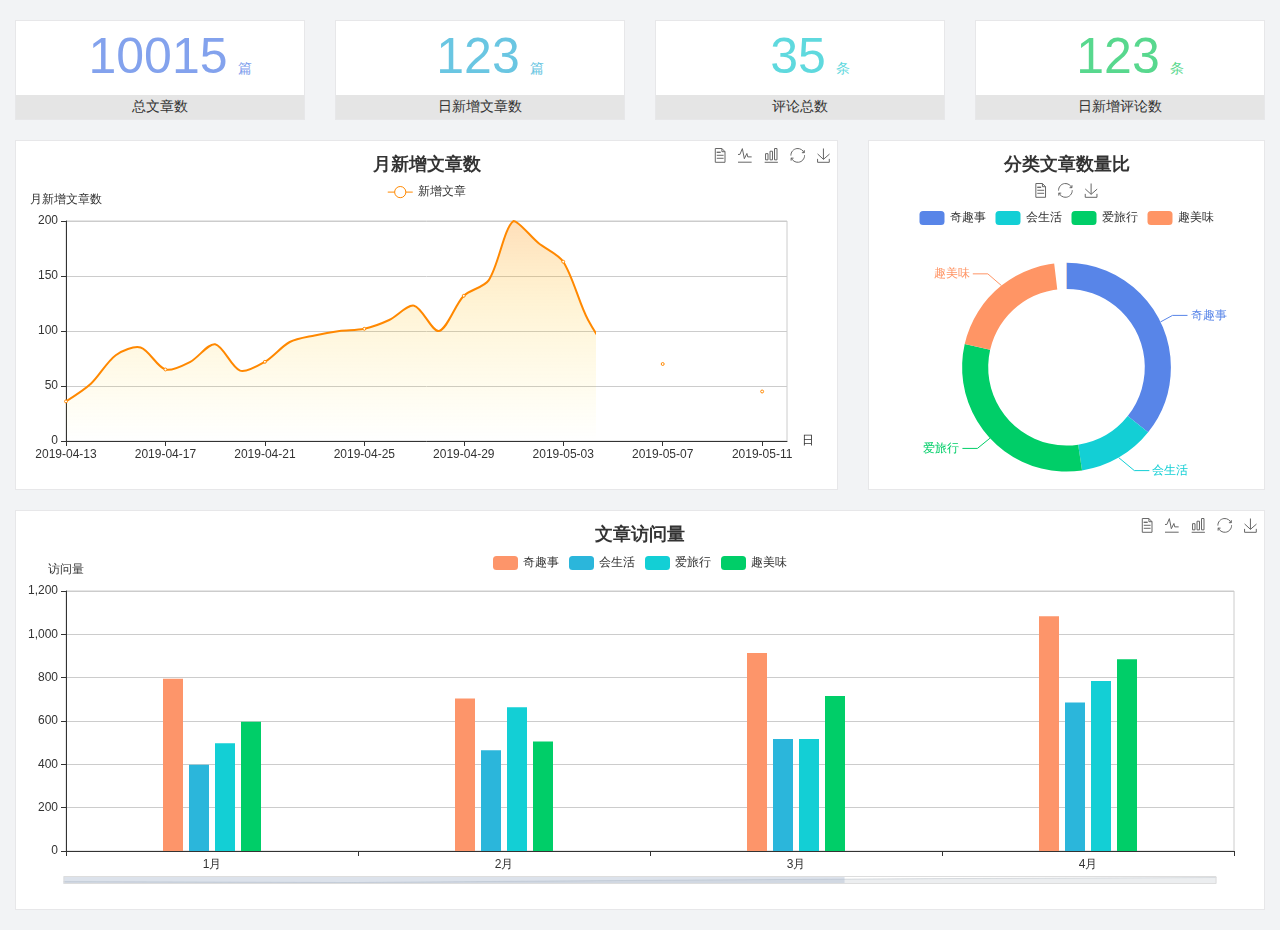
<file: home/dashboard.html>
<!DOCTYPE html>
<html lang="en">

<head>
  <meta charset="UTF-8">
  <meta name="viewport" content="width=device-width, initial-scale=1.0">
  <meta http-equiv="X-UA-Compatible" content="ie=edge">
  <title>图表统计</title>
  <link rel="stylesheet" href="../../assets/lib/bootstrap.css" />
  <link rel="stylesheet" href="../../assets/lib/main.css" />
  <script src="../../assets/lib/jquery.js"></script>
  <script type="text/javascript" src="../../assets/lib/echarts.min.js"></script>
</head>

<body>
  <div class="container-fluid">
    <div class="row spannel_list">
      <div class="col-sm-3 col-xs-6">
        <div class="spannel">
          <em>10015</em><span>篇</span>
          <b>总文章数</b>
        </div>
      </div>
      <div class="col-sm-3 col-xs-6">
        <div class="spannel scolor01">
          <em>123</em><span>篇</span>
          <b>日新增文章数</b>
        </div>
      </div>
      <div class="col-sm-3 col-xs-6">
        <div class="spannel scolor02">
          <em>35</em><span>条</span>
          <b>评论总数</b>
        </div>
      </div>
      <div class="col-sm-3 col-xs-6">
        <div class="spannel scolor03">
          <em>123</em><span>条</span>
          <b>日新增评论数</b>
        </div>
      </div>
    </div>
  </div>

  <div class="container-fluid">
    <div class="row curve-pie">
      <div class="col-lg-8 col-md-8">
        <div class="gragh_pannel" id="curve_show"></div>
      </div>
      <div class="col-lg-4 col-md-4">
        <div class="gragh_pannel" id="pie_show"></div>
      </div>
    </div>
  </div>

  <div class="container-fluid">
    <div class="column_pannel" id="column_show"></div>
  </div>

  <script>
    var oChart = echarts.init(document.getElementById('curve_show'));
    var aList_all = [
      { 'count': 36, 'date': '2019-04-13' },
      { 'count': 52, 'date': '2019-04-14' },
      { 'count': 78, 'date': '2019-04-15' },
      { 'count': 85, 'date': '2019-04-16' },
      { 'count': 65, 'date': '2019-04-17' },
      { 'count': 72, 'date': '2019-04-18' },
      { 'count': 88, 'date': '2019-04-19' },
      { 'count': 64, 'date': '2019-04-20' },
      { 'count': 72, 'date': '2019-04-21' },
      { 'count': 90, 'date': '2019-04-22' },
      { 'count': 96, 'date': '2019-04-23' },
      { 'count': 100, 'date': '2019-04-24' },
      { 'count': 102, 'date': '2019-04-25' },
      { 'count': 110, 'date': '2019-04-26' },
      { 'count': 123, 'date': '2019-04-27' },
      { 'count': 100, 'date': '2019-04-28' },
      { 'count': 132, 'date': '2019-04-29' },
      { 'count': 146, 'date': '2019-04-30' },
      { 'count': 200, 'date': '2019-05-01' },
      { 'count': 180, 'date': '2019-05-02' },
      { 'count': 163, 'date': '2019-05-03' },
      { 'count': 110, 'date': '2019-05-04' },
      { 'count': 80, 'date': '2019-05-05' },
      { 'count': 82, 'date': '2019-05-06' },
      { 'count': 70, 'date': '2019-05-07' },
      { 'count': 65, 'date': '2019-05-08' },
      { 'count': 54, 'date': '2019-05-09' },
      { 'count': 40, 'date': '2019-05-10' },
      { 'count': 45, 'date': '2019-05-11' },
      { 'count': 38, 'date': '2019-05-12' },
    ];

    let aCount = [];
    let aDate = [];

    for (var i = 0; i < aList_all.length; i++) {
      aCount.push(aList_all[i].count);
      aDate.push(aList_all[i].date);
    }

    var chartopt = {
      title: {
        text: '月新增文章数',
        left: 'center',
        top: '10'
      },
      tooltip: {
        trigger: 'axis'
      },
      legend: {
        data: ['新增文章'],
        top: '40'
      },
      toolbox: {
        show: true,
        feature: {
          mark: { show: true },
          dataView: { show: true, readOnly: false },
          magicType: { show: true, type: ['line', 'bar'] },
          restore: { show: true },
          saveAsImage: { show: true }
        }
      },
      calculable: true,
      xAxis: [
        {
          name: '日',
          type: 'category',
          boundaryGap: false,
          data: aDate
        }
      ],
      yAxis: [
        {
          name: '月新增文章数',
          type: 'value'
        }
      ],
      series: [
        {
          name: '新增文章',
          type: 'line',
          smooth: true,
          itemStyle: { normal: { areaStyle: { type: 'default' }, color: '#f80' }, lineStyle: { color: '#f80' } },
          data: aCount
        }],
      areaStyle: {
        normal: {
          color: new echarts.graphic.LinearGradient(0, 0, 0, 1, [{
            offset: 0,
            color: 'rgba(255,136,0,0.39)'
          }, {
            offset: .34,
            color: 'rgba(255,180,0,0.25)'
          }, {
            offset: 1,
            color: 'rgba(255,222,0,0.00)'
          }])

        }
      },
      grid: {
        show: true,
        x: 50,
        x2: 50,
        y: 80,
        height: 220
      }
    };

    oChart.setOption(chartopt);


    var oPie = echarts.init(document.getElementById('pie_show'));
    var oPieopt =
    {
      title: {
        top: 10,
        text: '分类文章数量比',
        x: 'center'
      },
      tooltip: {
        trigger: 'item',
        formatter: "{a} <br/>{b} : {c} ({d}%)"
      },
      color: ['#5885e8', '#13cfd5', '#00ce68', '#ff9565'],
      legend: {
        x: 'center',
        top: 65,
        data: ['奇趣事', '会生活', '爱旅行', '趣美味']
      },
      toolbox: {
        show: true,
        x: 'center',
        top: 35,
        feature: {
          mark: { show: true },
          dataView: { show: true, readOnly: false },
          magicType: {
            show: true,
            type: ['pie', 'funnel'],
            option: {
              funnel: {
                x: '25%',
                width: '50%',
                funnelAlign: 'left',
                max: 1548
              }
            }
          },
          restore: { show: true },
          saveAsImage: { show: true }
        }
      },
      calculable: true,
      series: [
        {
          name: '访问来源',
          type: 'pie',
          radius: ['45%', '60%'],
          center: ['50%', '65%'],
          data: [
            { value: 300, name: '奇趣事' },
            { value: 100, name: '会生活' },
            { value: 260, name: '爱旅行' },
            { value: 180, name: '趣美味' }
          ]
        }
      ]
    };
    oPie.setOption(oPieopt);



    var oColumn = this.echarts.init(document.getElementById('column_show'));
    var oColumnopt =
    {
      title: {
        text: '文章访问量',
        left: 'center',
        top: '10'
      },
      tooltip: {
        trigger: 'axis'
      },
      legend: {
        data: ['奇趣事', '会生活', '爱旅行', '趣美味'],
        top: '40'
      },
      toolbox: {
        show: true,
        feature: {
          mark: { show: true },
          dataView: { show: true, readOnly: false },
          magicType: { show: true, type: ['line', 'bar'] },
          restore: { show: true },
          saveAsImage: { show: true }
        }
      },
      calculable: true,
      xAxis: [
        {
          type: 'category',
          data: ['1月', '2月', '3月', '4月', '5月']
        }
      ],
      yAxis: [
        {
          name: '访问量',
          type: 'value'
        }
      ],
      series: [
        {
          name: '奇趣事',
          type: 'bar',
          barWidth: 20,
          itemStyle: {
            normal: { areaStyle: { type: 'default' }, color: '#fd956a' }
          },
          data: [800, 708, 920, 1090, 1200]
        },
        {
          name: '会生活',
          type: 'bar',
          barWidth: 20,
          itemStyle: {
            normal: { areaStyle: { type: 'default' }, color: '#2bb6db' }
          },
          data: [400, 468, 520, 690, 800]
        },
        {
          name: '爱旅行',
          type: 'bar',
          barWidth: 20,
          itemStyle: {
            normal: { areaStyle: { type: 'default' }, color: '#13cfd5' }
          },
          data: [500, 668, 520, 790, 900]
        },
        {
          name: '趣美味',
          type: 'bar',
          barWidth: 20,
          itemStyle: {
            normal: { areaStyle: { type: 'default' }, color: '#00ce68' }
          },
          data: [600, 508, 720, 890, 1000]
        }
      ],
      grid: {
        show: true,
        x: 50,
        x2: 30,
        y: 80,
        height: 260
      },
      dataZoom: [//给x轴设置滚动条
        {
          start: 0,//默认为0
          end: 100 - 1000 / 31,//默认为100
          type: 'slider',
          show: true,
          xAxisIndex: [0],
          handleSize: 0,//滑动条的 左右2个滑动条的大小
          height: 8,//组件高度
          left: 45, //左边的距离
          right: 50,//右边的距离
          bottom: 26,//右边的距离
          handleColor: '#ddd',//h滑动图标的颜色
          handleStyle: {
            borderColor: "#cacaca",
            borderWidth: "1",
            shadowBlur: 2,
            background: "#ddd",
            shadowColor: "#ddd",
          }
        }]
    };
    oColumn.setOption(oColumnopt);
  </script>
</body>

</html>
</file>
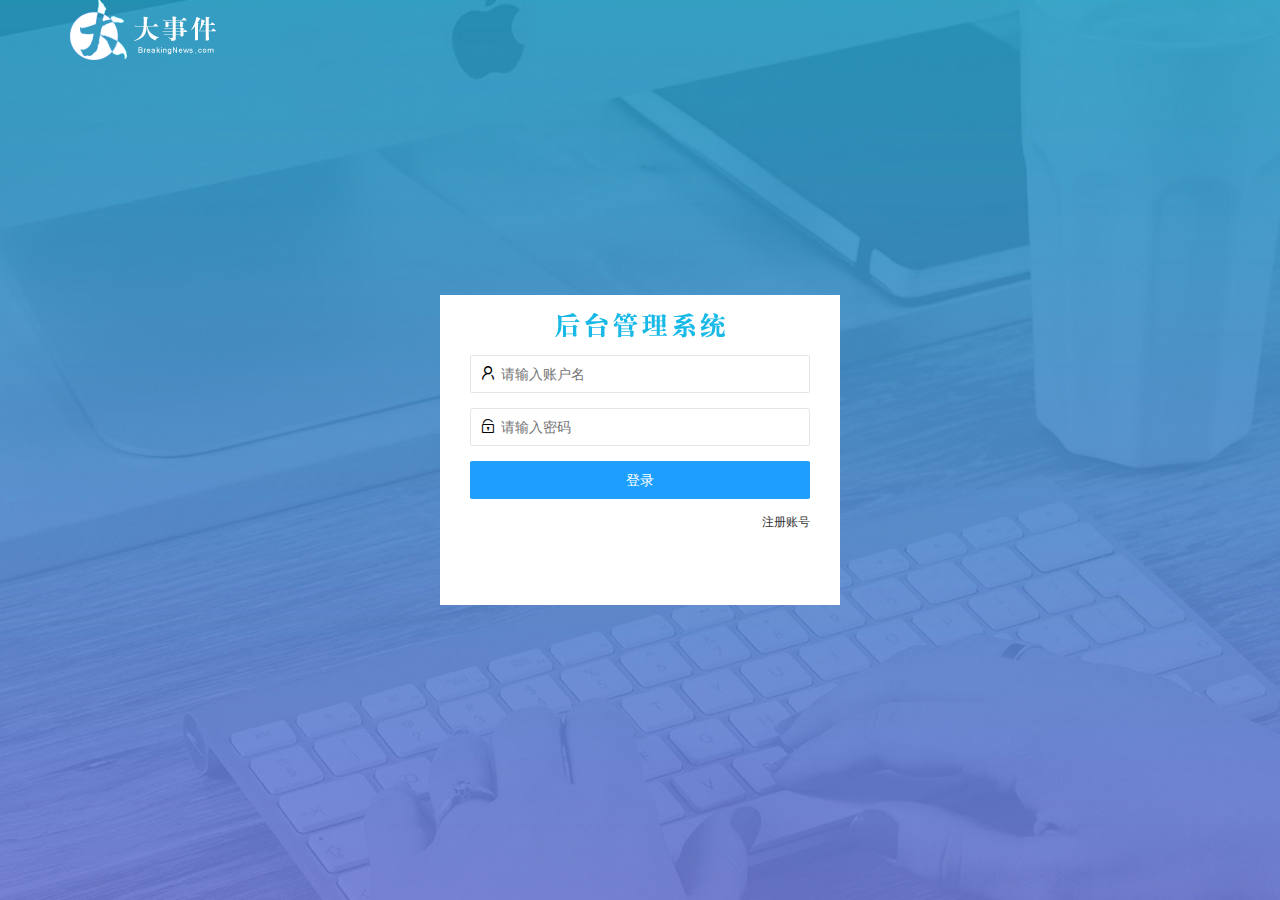
<file: home/login.html>
<!DOCTYPE html>
<html lang="en">
<head>
    <meta charset="UTF-8">
    <meta http-equiv="X-UA-Compatible" content="IE=edge">
    <meta name="viewport" content="width=device-width, initial-scale=1.0">
    <title>Document</title>
    <link rel="stylesheet" href="../assets/css/login.css">
    <link rel="stylesheet" href="../assets/lib/layui/css/layui.css">
</head>
<body>
    <!-- 头部login区 -->
    <div class="layui-main">
        <img src="../assets/images/logo.png" alt="">

    </div>

    <!-- 登录注册区 -->
    <div class="login_big" >
        <div class="login_title"></div>
    

    <!-- 登录login -->
    <div class="login_box">
        <form class="layui-form" action="" id="form_login">
            <div class="layui-form-item">
                <!-- 图标 -->
                <i class="layui-icon layui-icon-username"></i>   
                <!-- 用户名 -->
                <input type="text" name="username" required  lay-verify="required" 
                placeholder="请输入账户名" autocomplete="off" class="layui-input">
               
            </div>

             <!-- 密码 -->
             <div class="layui-form-item">
                 <!-- 图标 -->
            <i class="layui-icon layui-icon-password"></i> 
            <input type="password" name="password" required  lay-verify="required|pwd" 
             placeholder="请输入密码" autocomplete="off" class="layui-input">
            </div>
            <!-- 登录按钮 -->
            <div class="layui-form-item ">
            
                <button class="layui-btn layui-btn-fluid layui-btn-normal" lay-submit >登录</button>    
            </div>

            <div class="layui-form-item link">
                <a href="javascript:;" id="reg_li">注册账号</a>
            </div>
           
            </form>
       
    </div>

    <!-- 注册 -->
    <div class="reg_box">
        <form class="layui-form" action="" id="regist">
            <div class="layui-form-item">
                <!-- 图标 -->
                <i class="layui-icon layui-icon-username"></i>   
                <!-- 用户名 -->
                <input type="text" name="username" required  lay-verify="required" 
                placeholder="请输入账户名" autocomplete="off" class="layui-input user">
               
            </div>

             <!-- 密码 -->
             <div class="layui-form-item">
                 <!-- 图标 -->
            <i class="layui-icon layui-icon-password"></i> 
            <input type="password" name="password" required  lay-verify="required|pwd" 
             placeholder="请输入密码" autocomplete="off" class="layui-input pwd">
            </div>

             <!-- 确认密码 -->
             <div class="layui-form-item">
                <!-- 图标 -->
           <i class="layui-icon layui-icon-password"></i> 
           <input type="password" name="repassword" required  lay-verify="required|pwd|repwd" 
            placeholder="再次输入密码" autocomplete="off" class="layui-input">
           </div>
            <!-- 登录按钮 -->
            <div class="layui-form-item ">
            
                <button class="layui-btn layui-btn-fluid layui-btn-normal" lay-submit >注册</button>    
            </div>

            <div class="layui-form-item link">
                <a href="javascript:;" id="login_li">登录账号</a>
            </div>
           
            </form>
        
    </div>
    </div>
    <script src="../assets/lib/layui/layui.all.js"></script>
    
    <script src="../assets/lib/jquery.js"></script>
    <script src="../assets/js/baseApi.js"></script>
    <script src="../assets/js/login.js"></script>
</body>
</html>
</file>
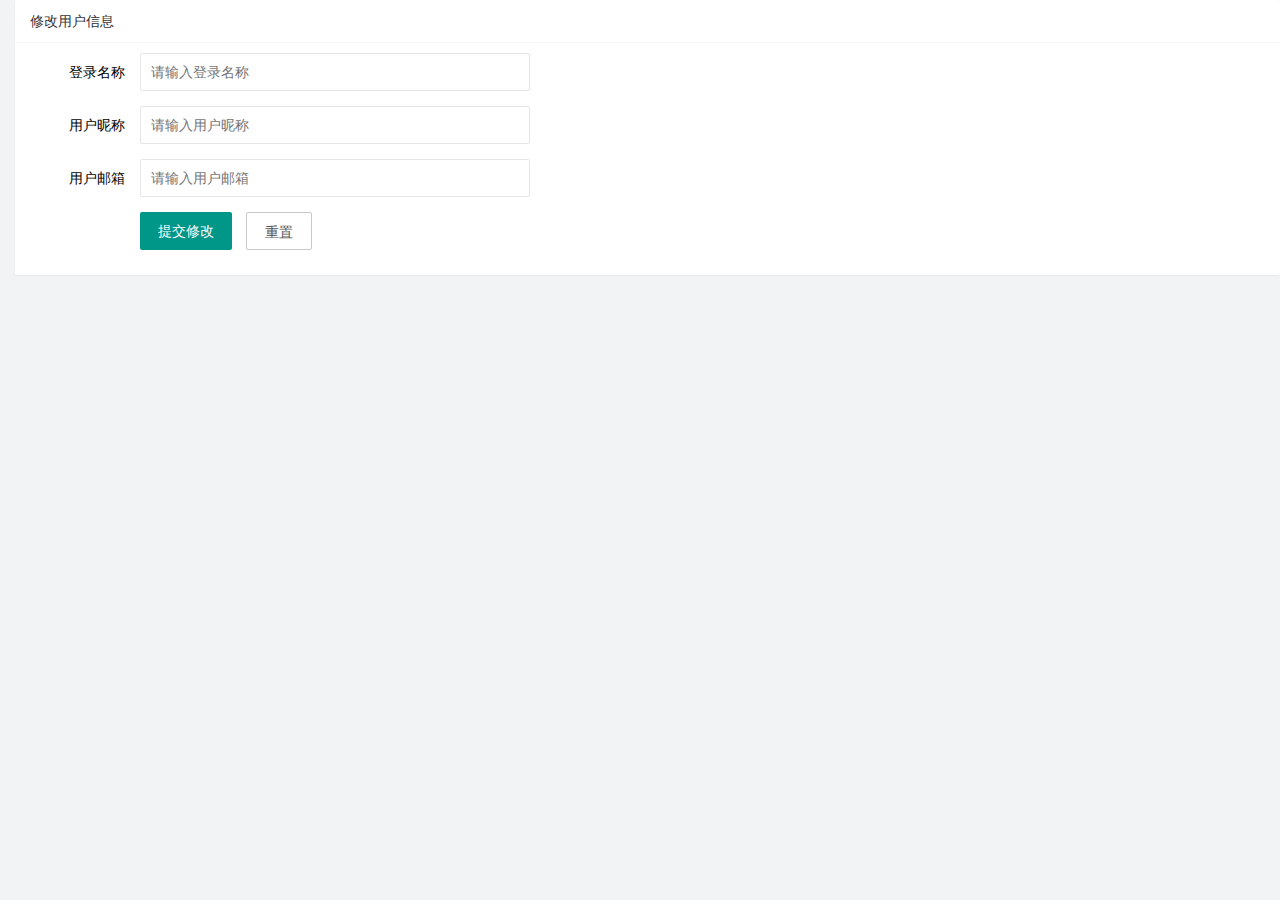
<file: user/user_info.html>
<!DOCTYPE html>
<html lang="en">
<head>
    <meta charset="UTF-8">
    <meta http-equiv="X-UA-Compatible" content="IE=edge">
    <meta name="viewport" content="width=device-width, initial-scale=1.0">
    <title>Document</title>
    <link rel="stylesheet" href="../assets/lib/layui/css/layui.css">

    <link rel="stylesheet" href="../assets/css/user/user_info.css">
</head>
<body>
    <!-- 卡片区域 -->
    <div class="layui-card">
        <div class="layui-card-header">修改用户信息</div>
        <div class="layui-card-body">
          <!-- form表单区域 -->
          <form class="layui-form" lay-filter ="formUser_info">
              <!-- 这是隐藏域 -->
              <input type="hidden" name="id"/>
            <div class="layui-form-item">
              <label class="layui-form-label">登录名称</label>
              <div class="layui-input-block">
                <input type="text" name="username" required  lay-verify="required" placeholder="请输入登录名称" autocomplete="off"
                 class="layui-input" readonly id="username">
              </div>
            </div>
            <div class="layui-form-item">
                <label class="layui-form-label">用户昵称</label>
                <div class="layui-input-block">
                  <input type="text" name="nickname" required  lay-verify="required|nickname" placeholder="请输入用户昵称" autocomplete="off" class="layui-input">
                </div>
              </div>
              <div class="layui-form-item">
                <label class="layui-form-label">用户邮箱</label>
                <div class="layui-input-block">
                  <input type="text" name="email" required  lay-verify="required|email" placeholder="请输入用户邮箱" autocomplete="off" class="layui-input">
                </div>
              </div>
              <div class="layui-form-item">
                <div class="layui-input-block">
                  <button class="layui-btn" lay-submit lay-filter="formDemo">提交修改</button>
                  <button type="reset" class="layui-btn layui-btn-primary" id="btnReset">重置</button>
                </div>
              </div>
            </form>  
        </div>
      </div>

      <script src="../assets/lib/layui/layui.all.js"></script>
      <script src="../assets/lib/jquery.js"></script>
      <script src="../assets/js/baseApi.js"></script>
      <script src="../assets/js/user/user_info.js"></script>
</body>
</html>
</file>
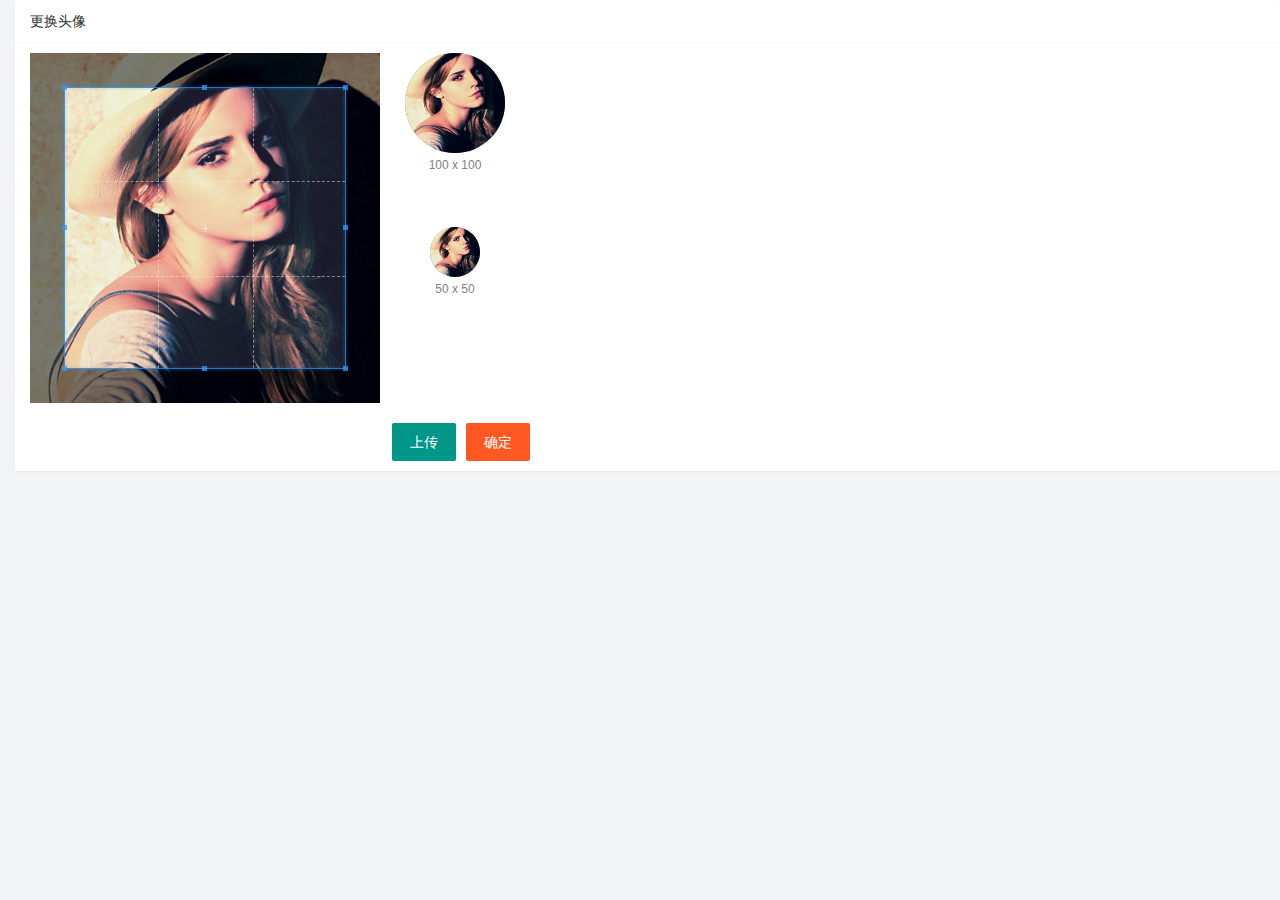
<file: user/user_photo.html>
<!DOCTYPE html>
<html lang="en">
<head>
    <meta charset="UTF-8">
    <meta http-equiv="X-UA-Compatible" content="IE=edge">
    <meta name="viewport" content="width=device-width, initial-scale=1.0">
    <title>Document</title>
    <link rel="stylesheet" href="../assets/lib/layui/css/layui.css">
    <link rel="stylesheet" href="../assets/lib/cropper/cropper.css">
    <link rel="stylesheet" href="../assets/css/user/user_photo.css">
</head>
<body>
    <!-- 卡片区域 -->
    <div class="layui-card">
        <div class="layui-card-header">更换头像</div>
        <div class="layui-card-body">
           <!-- 第一行的图片裁剪和预览区域 -->
            <div class="row1">
            <!-- 图片裁剪区域 -->
                <div class="cropper-box">
                <!-- 这个 img 标签很重要，将来会把它初始化为裁剪区域 -->
                <img id="image" src="/assets/images/sample.jpg" />
                </div>
                <!-- 图片的预览区域 -->
                <div class="preview-box">
                <div>
                    <!-- 宽高为 100px 的预览区域 -->
                    <div class="img-preview w100"></div>
                    <p class="size">100 x 100</p>
            </div>
            <div>
                <!-- 宽高为 50px 的预览区域 -->
                <div class="img-preview w50"></div>
                <p class="size">50 x 50</p>
            </div>
            </div>
        </div>

        <!-- 第二行的按钮区域 -->
            <div class="row2">
                <input type="file" id="file" accept="image/png,image/jpeg">
                <button type="button" class="layui-btn btn">上传</button>
                <button type="button" class="layui-btn layui-btn-danger chooseImg">确定</button>
            </div>
                </div>
      </div>
    
    <script src="../assets/lib/layui/layui.all.js"></script>
    <script src="../assets/lib/jquery.js"></script>
    <script src="../assets/lib/cropper/Cropper.js"></script>
    <script src="../assets/lib/cropper/jquery-cropper.js"></script>
    <script src="../assets/js/baseApi.js"></script>
    <script src="../assets/js/user/user_photo.js"></script>
</body>
</html>
</file>
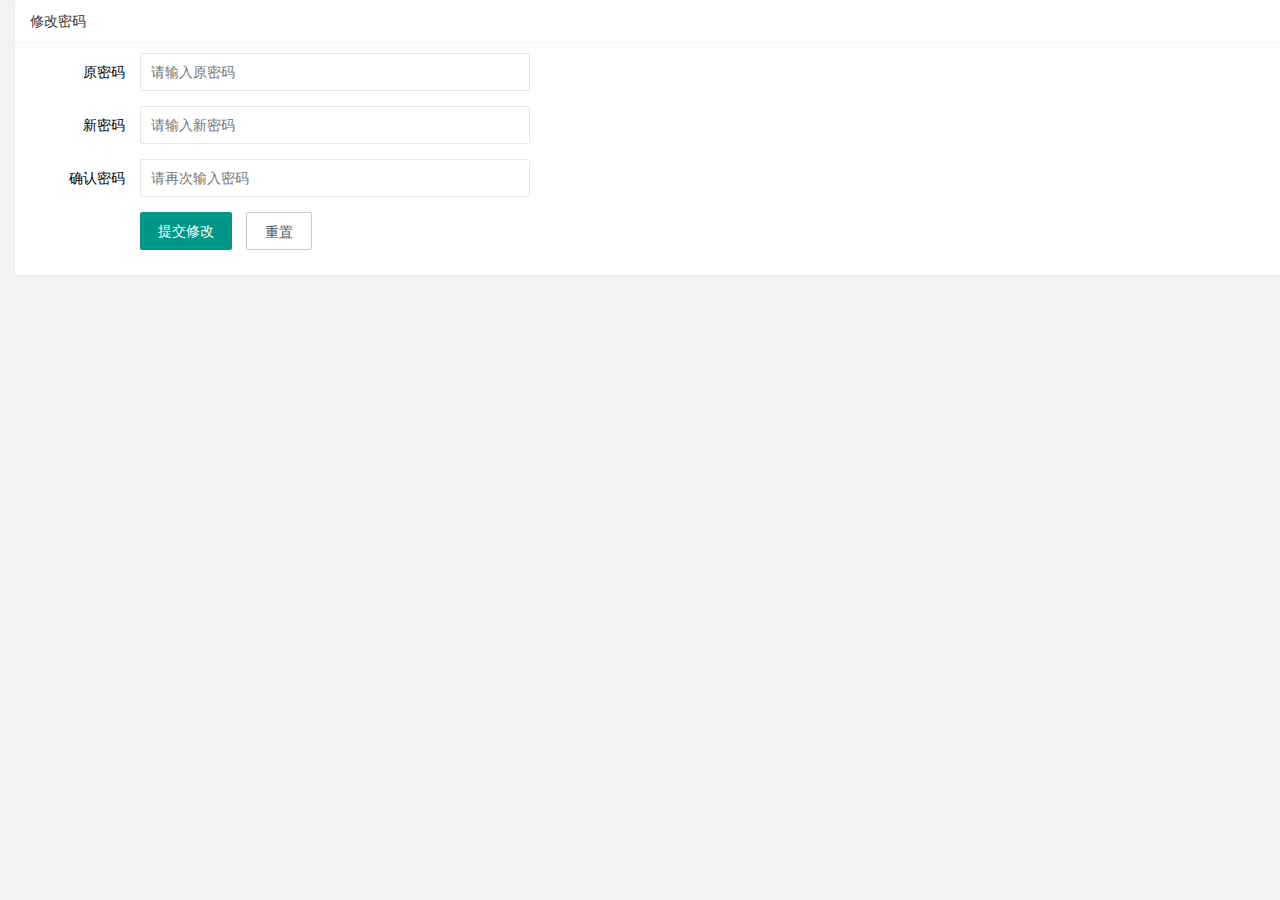
<file: user/user_pwd.html>
<!DOCTYPE html>
<html lang="en">
<head>
    <meta charset="UTF-8">
    <meta http-equiv="X-UA-Compatible" content="IE=edge">
    <meta name="viewport" content="width=device-width, initial-scale=1.0">
    <title>Document</title>
    <link rel="stylesheet" href="../assets/lib/layui/css/layui.css">
    <link rel="stylesheet" href="../assets/css/user/user_pwd.css">
</head>
<body>
    
     <!-- 卡片区域 -->
     <div class="layui-card">
        <div class="layui-card-header">修改密码</div>
        <div class="layui-card-body">
          <!-- form表单区域 -->
          <form class="layui-form">
              <!-- 这是隐藏域 -->
              <!-- <input type="hidden" name="id"/> -->
            <div class="layui-form-item">
              <label class="layui-form-label">原密码</label>
              <div class="layui-input-block">
                <input type="text" name="oldPwd" required  lay-verify="required|pwd" placeholder="请输入原密码" autocomplete="off"
                 class="layui-input"  >
              </div>
            </div>
            <div class="layui-form-item">
                <label class="layui-form-label">新密码</label>
                <div class="layui-input-block">
                  <input type="text" name="newPwd" required  lay-verify="required|pwd|samePwd" placeholder="请输入新密码" autocomplete="off" class="layui-input">
                </div>
              </div>
              <div class="layui-form-item">
                <label class="layui-form-label">确认密码</label>
                <div class="layui-input-block">
                  <input type="text" name="repwd" required  lay-verify="required|pwd|rePWd" placeholder="请再次输入密码" autocomplete="off" class="layui-input">
                </div>
              </div>
              <div class="layui-form-item">
                <div class="layui-input-block">
                  <button class="layui-btn" lay-submit lay-filter="formDemo">提交修改</button>
                  <button type="reset" class="layui-btn layui-btn-primary" id="btnReset">重置</button>
                </div>
              </div>
            </form>  
        </div>
      </div>
    <script src="../assets/lib/layui/layui.all.js"></script>
      <script src="../assets/lib/jquery.js"></script>
      <script src="../assets/js/baseApi.js"></script>
      <script src="../assets/js/user/user_pwd.js"></script>
</body>

</html>
</file>
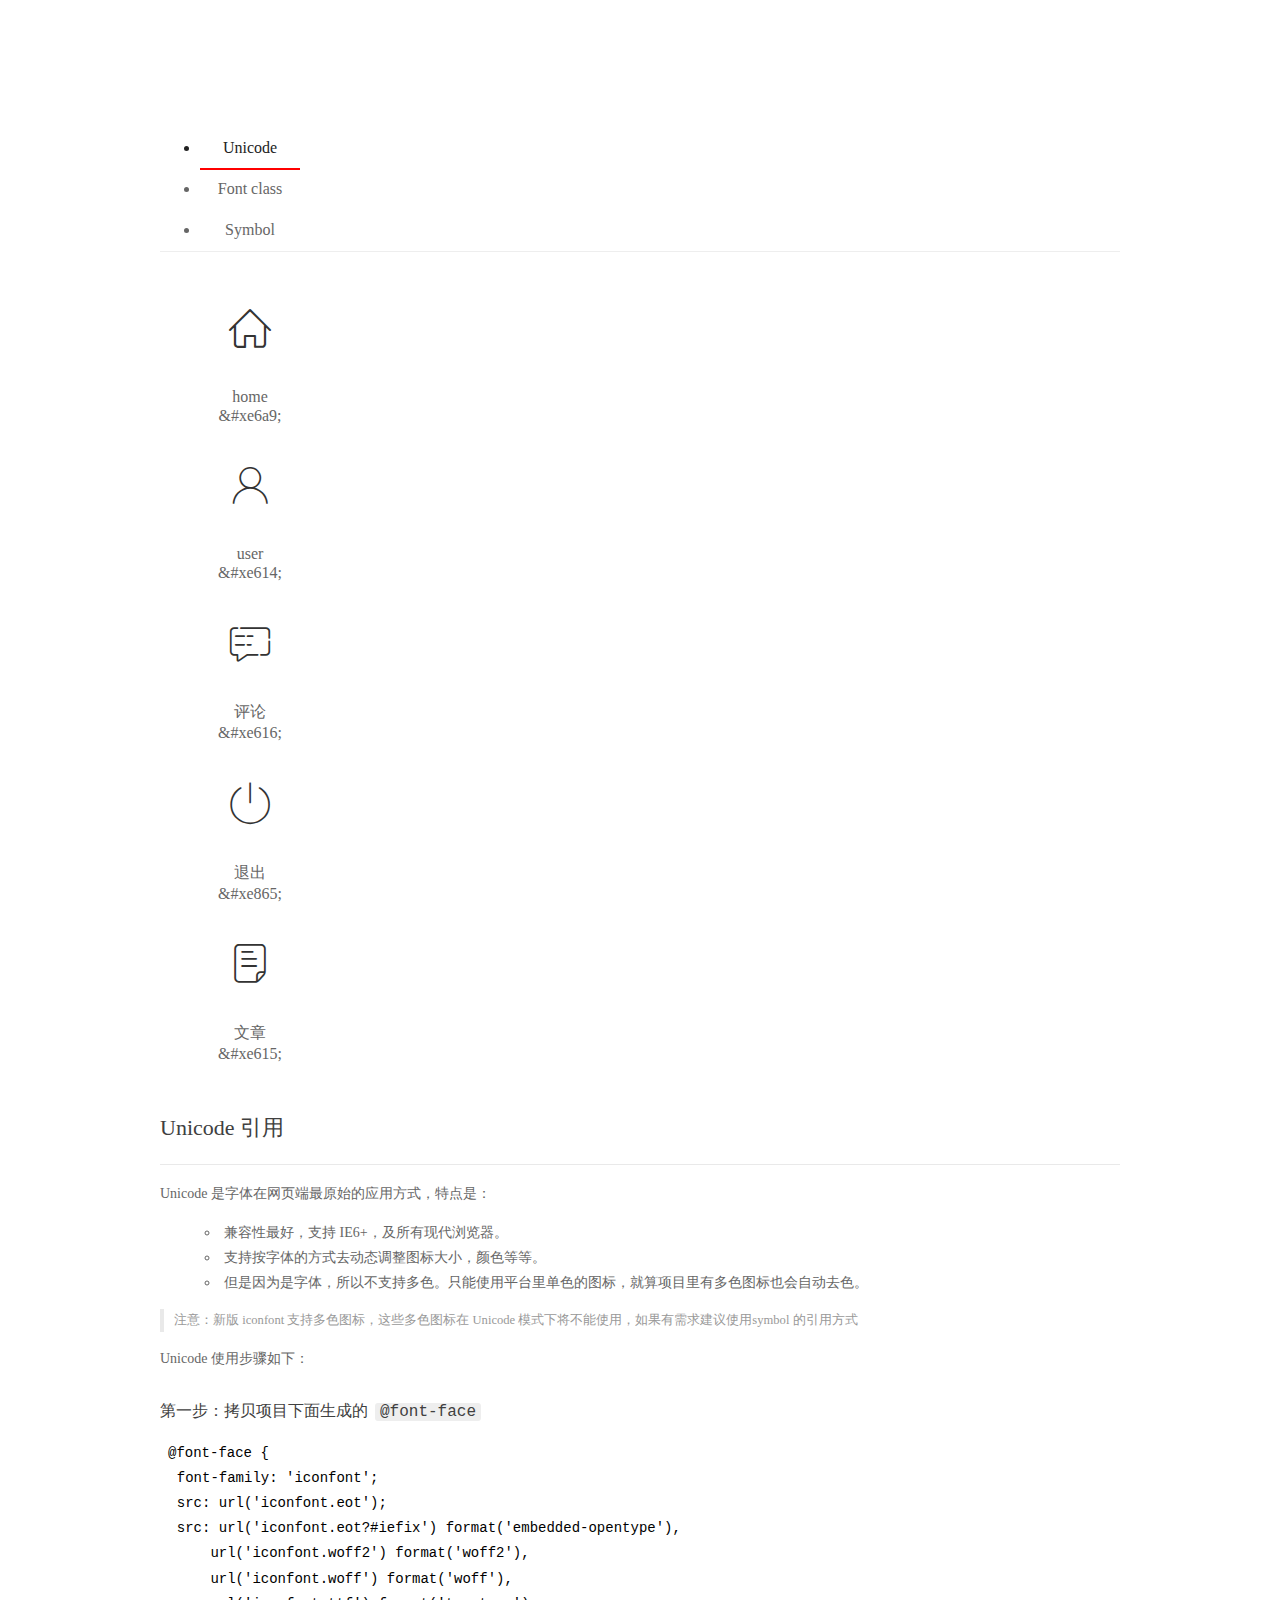
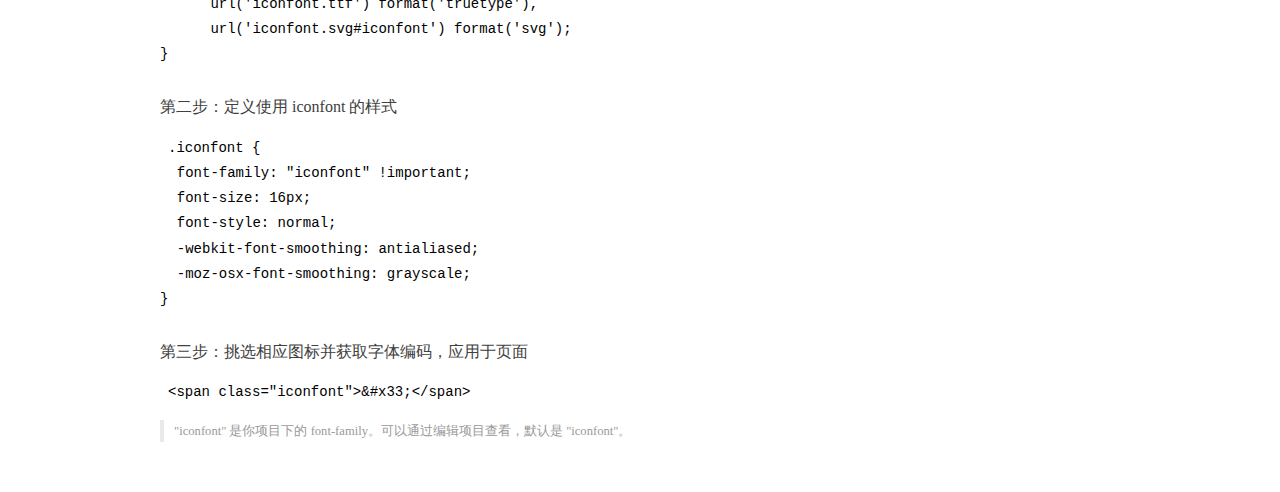
<file: assets/fonts/demo_index.html>
<!DOCTYPE html>
<html>
<head>
  <meta charset="utf-8"/>
  <title>IconFont Demo</title>
  <link rel="shortcut icon" href="https://gtms04.alicdn.com/tps/i4/TB1_oz6GVXXXXaFXpXXJDFnIXXX-64-64.ico" type="image/x-icon"/>
  <link rel="stylesheet" href="https://g.alicdn.com/thx/cube/1.3.2/cube.min.css">
  <link rel="stylesheet" href="demo.css">
  <link rel="stylesheet" href="iconfont.css">
  <script src="iconfont.js"></script>
  <!-- jQuery -->
  <script src="https://a1.alicdn.com/oss/uploads/2018/12/26/7bfddb60-08e8-11e9-9b04-53e73bb6408b.js"></script>
  <!-- 代码高亮 -->
  <script src="https://a1.alicdn.com/oss/uploads/2018/12/26/a3f714d0-08e6-11e9-8a15-ebf944d7534c.js"></script>
</head>
<body>
  <div class="main">
    <h1 class="logo"><a href="https://www.iconfont.cn/" title="iconfont 首页" target="_blank">&#xe86b;</a></h1>
    <div class="nav-tabs">
      <ul id="tabs" class="dib-box">
        <li class="dib active"><span>Unicode</span></li>
        <li class="dib"><span>Font class</span></li>
        <li class="dib"><span>Symbol</span></li>
      </ul>
      
    </div>
    <div class="tab-container">
      <div class="content unicode" style="display: block;">
          <ul class="icon_lists dib-box">
          
            <li class="dib">
              <span class="icon iconfont">&#xe6a9;</span>
                <div class="name">home</div>
                <div class="code-name">&amp;#xe6a9;</div>
              </li>
          
            <li class="dib">
              <span class="icon iconfont">&#xe614;</span>
                <div class="name">user</div>
                <div class="code-name">&amp;#xe614;</div>
              </li>
          
            <li class="dib">
              <span class="icon iconfont">&#xe616;</span>
                <div class="name">评论</div>
                <div class="code-name">&amp;#xe616;</div>
              </li>
          
            <li class="dib">
              <span class="icon iconfont">&#xe865;</span>
                <div class="name">退出</div>
                <div class="code-name">&amp;#xe865;</div>
              </li>
          
            <li class="dib">
              <span class="icon iconfont">&#xe615;</span>
                <div class="name">文章</div>
                <div class="code-name">&amp;#xe615;</div>
              </li>
          
          </ul>
          <div class="article markdown">
          <h2 id="unicode-">Unicode 引用</h2>
          <hr>

          <p>Unicode 是字体在网页端最原始的应用方式，特点是：</p>
          <ul>
            <li>兼容性最好，支持 IE6+，及所有现代浏览器。</li>
            <li>支持按字体的方式去动态调整图标大小，颜色等等。</li>
            <li>但是因为是字体，所以不支持多色。只能使用平台里单色的图标，就算项目里有多色图标也会自动去色。</li>
          </ul>
          <blockquote>
            <p>注意：新版 iconfont 支持多色图标，这些多色图标在 Unicode 模式下将不能使用，如果有需求建议使用symbol 的引用方式</p>
          </blockquote>
          <p>Unicode 使用步骤如下：</p>
          <h3 id="-font-face">第一步：拷贝项目下面生成的 <code>@font-face</code></h3>
<pre><code class="language-css"
>@font-face {
  font-family: 'iconfont';
  src: url('iconfont.eot');
  src: url('iconfont.eot?#iefix') format('embedded-opentype'),
      url('iconfont.woff2') format('woff2'),
      url('iconfont.woff') format('woff'),
      url('iconfont.ttf') format('truetype'),
      url('iconfont.svg#iconfont') format('svg');
}
</code></pre>
          <h3 id="-iconfont-">第二步：定义使用 iconfont 的样式</h3>
<pre><code class="language-css"
>.iconfont {
  font-family: "iconfont" !important;
  font-size: 16px;
  font-style: normal;
  -webkit-font-smoothing: antialiased;
  -moz-osx-font-smoothing: grayscale;
}
</code></pre>
          <h3 id="-">第三步：挑选相应图标并获取字体编码，应用于页面</h3>
<pre>
<code class="language-html"
>&lt;span class="iconfont"&gt;&amp;#x33;&lt;/span&gt;
</code></pre>
          <blockquote>
            <p>"iconfont" 是你项目下的 font-family。可以通过编辑项目查看，默认是 "iconfont"。</p>
          </blockquote>
          </div>
      </div>
      <div class="content font-class">
        <ul class="icon_lists dib-box">
          
          <li class="dib">
            <span class="icon iconfont icon-home"></span>
            <div class="name">
              home
            </div>
            <div class="code-name">.icon-home
            </div>
          </li>
          
          <li class="dib">
            <span class="icon iconfont icon-user"></span>
            <div class="name">
              user
            </div>
            <div class="code-name">.icon-user
            </div>
          </li>
          
          <li class="dib">
            <span class="icon iconfont icon-pinglun"></span>
            <div class="name">
              评论
            </div>
            <div class="code-name">.icon-pinglun
            </div>
          </li>
          
          <li class="dib">
            <span class="icon iconfont icon-tuichu"></span>
            <div class="name">
              退出
            </div>
            <div class="code-name">.icon-tuichu
            </div>
          </li>
          
          <li class="dib">
            <span class="icon iconfont icon-16"></span>
            <div class="name">
              文章
            </div>
            <div class="code-name">.icon-16
            </div>
          </li>
          
        </ul>
        <div class="article markdown">
        <h2 id="font-class-">font-class 引用</h2>
        <hr>

        <p>font-class 是 Unicode 使用方式的一种变种，主要是解决 Unicode 书写不直观，语意不明确的问题。</p>
        <p>与 Unicode 使用方式相比，具有如下特点：</p>
        <ul>
          <li>兼容性良好，支持 IE8+，及所有现代浏览器。</li>
          <li>相比于 Unicode 语意明确，书写更直观。可以很容易分辨这个 icon 是什么。</li>
          <li>因为使用 class 来定义图标，所以当要替换图标时，只需要修改 class 里面的 Unicode 引用。</li>
          <li>不过因为本质上还是使用的字体，所以多色图标还是不支持的。</li>
        </ul>
        <p>使用步骤如下：</p>
        <h3 id="-fontclass-">第一步：引入项目下面生成的 fontclass 代码：</h3>
<pre><code class="language-html">&lt;link rel="stylesheet" href="./iconfont.css"&gt;
</code></pre>
        <h3 id="-">第二步：挑选相应图标并获取类名，应用于页面：</h3>
<pre><code class="language-html">&lt;span class="iconfont icon-xxx"&gt;&lt;/span&gt;
</code></pre>
        <blockquote>
          <p>"
            iconfont" 是你项目下的 font-family。可以通过编辑项目查看，默认是 "iconfont"。</p>
        </blockquote>
      </div>
      </div>
      <div class="content symbol">
          <ul class="icon_lists dib-box">
          
            <li class="dib">
                <svg class="icon svg-icon" aria-hidden="true">
                  <use xlink:href="#icon-home"></use>
                </svg>
                <div class="name">home</div>
                <div class="code-name">#icon-home</div>
            </li>
          
            <li class="dib">
                <svg class="icon svg-icon" aria-hidden="true">
                  <use xlink:href="#icon-user"></use>
                </svg>
                <div class="name">user</div>
                <div class="code-name">#icon-user</div>
            </li>
          
            <li class="dib">
                <svg class="icon svg-icon" aria-hidden="true">
                  <use xlink:href="#icon-pinglun"></use>
                </svg>
                <div class="name">评论</div>
                <div class="code-name">#icon-pinglun</div>
            </li>
          
            <li class="dib">
                <svg class="icon svg-icon" aria-hidden="true">
                  <use xlink:href="#icon-tuichu"></use>
                </svg>
                <div class="name">退出</div>
                <div class="code-name">#icon-tuichu</div>
            </li>
          
            <li class="dib">
                <svg class="icon svg-icon" aria-hidden="true">
                  <use xlink:href="#icon-16"></use>
                </svg>
                <div class="name">文章</div>
                <div class="code-name">#icon-16</div>
            </li>
          
          </ul>
          <div class="article markdown">
          <h2 id="symbol-">Symbol 引用</h2>
          <hr>

          <p>这是一种全新的使用方式，应该说这才是未来的主流，也是平台目前推荐的用法。相关介绍可以参考这篇<a href="">文章</a>
            这种用法其实是做了一个 SVG 的集合，与另外两种相比具有如下特点：</p>
          <ul>
            <li>支持多色图标了，不再受单色限制。</li>
            <li>通过一些技巧，支持像字体那样，通过 <code>font-size</code>, <code>color</code> 来调整样式。</li>
            <li>兼容性较差，支持 IE9+，及现代浏览器。</li>
            <li>浏览器渲染 SVG 的性能一般，还不如 png。</li>
          </ul>
          <p>使用步骤如下：</p>
          <h3 id="-symbol-">第一步：引入项目下面生成的 symbol 代码：</h3>
<pre><code class="language-html">&lt;script src="./iconfont.js"&gt;&lt;/script&gt;
</code></pre>
          <h3 id="-css-">第二步：加入通用 CSS 代码（引入一次就行）：</h3>
<pre><code class="language-html">&lt;style&gt;
.icon {
  width: 1em;
  height: 1em;
  vertical-align: -0.15em;
  fill: currentColor;
  overflow: hidden;
}
&lt;/style&gt;
</code></pre>
          <h3 id="-">第三步：挑选相应图标并获取类名，应用于页面：</h3>
<pre><code class="language-html">&lt;svg class="icon" aria-hidden="true"&gt;
  &lt;use xlink:href="#icon-xxx"&gt;&lt;/use&gt;
&lt;/svg&gt;
</code></pre>
          </div>
      </div>

    </div>
  </div>
  <script>
  $(document).ready(function () {
      $('.tab-container .content:first').show()

      $('#tabs li').click(function (e) {
        var tabContent = $('.tab-container .content')
        var index = $(this).index()

        if ($(this).hasClass('active')) {
          return
        } else {
          $('#tabs li').removeClass('active')
          $(this).addClass('active')

          tabContent.hide().eq(index).fadeIn()
        }
      })
    })
  </script>
</body>
</html>
</file>
<file: assets/lib/main.css>
body{
    font-family:'MicroSoft YaHei';
    background-color: #f2f3f5;
}
.main_wrap{
    position:fixed;
    width:100%;
    height:100%;
    left:0px;
    top:0px;
    background:url('../images/login_bg.jpg'); 
    background-size:100% 100%; 
  }
.header{
    width:1200px;
    overflow: hidden;
    margin:20px auto 0;
}
.heade .logo{
    float: left;
}
.header .copyright{
    float:right;
    font-size:12px;
    color:#fff;
    text-align:right;
    line-height:20px;
    margin-top:10px;
}
.login_form_con{
    position:absolute;
    left:50%;
    top:50%;
    margin-left:-200px;
    margin-top:-155px;
    width:400px;
    height:310px;
    background-color: #edeff0;
}

.login_form{
    position: relative;
}

.login_form .icon-user{
    position:absolute;
    font-size:16px;
    color:#999;
    left:46px;
    top:12px;
}
.login_form .icon-key{
    position:absolute;
    font-size:18px;
    color:#999;
    left:46px;
    top:78px;
}
.login_title{
    height:60px;
    background:url('../images/login_title.png') center center no-repeat #fff;
}
.input_txt,.input_pass,.input_sub{
    display:block;
    width:334px;
    height:37px;
    padding:0px;
    text-indent:40px;
    border:1px solid #ddd;
    margin:27px auto 0;
    outline:none;
}
.input_sub{
    margin-top:40px;
    height:42px;
    background-color: #19b9e7;
    text-indent:0px;
    font-size:18px;
    color:#fff;
    cursor: pointer;
}
.input_sub:hover{
    background-color: #08a0cc;
}

.sider{
    position:fixed;
    left:0;
    top:0;
    bottom:0;
    width:210px;
    background-color: #323745;
}
.sider .logo{
    display:block;
    height:56px;
    background-color: #242732;
    overflow: hidden;
}
.sider .logo img{
    display:block;
    margin:6px auto 0;
}
.user_info{
    height:79px;
    border-bottom:1px solid #5a5e6b;
}

.user_info img{
    float: left;
    width:40px;
    height:40px;
    border-radius:20px;
    margin:19px 0 0 30px;
}
.user_info span{
    float: left;
    width:120px;
    font-size:12px;
    color:#fff;
    margin:23px 0 0 20px;
}
.user_info b{
    float: left;
    width: 120px;
    font-weight:normal;
    font-size:12px;
    color:#adafb5;
    margin:2px 0 0 20px;
}

.menu .level01{
    height:50px;
    line-height:50px;
}
.menu .level01 a{
    display:block;
    height:50px;
    font-size:12px;
    color:#adafb5;
    overflow: hidden;
}
.menu .level01.active a{
    background-color: #1378f0;
    color:#fff;
}
.menu .level01.active i{
    color:#fff;
}

.menu .level01 a:hover{
    background-color: #1378f0;
    color:#fff;
}
.menu .level01 a:hover i{
    color:#fff;
}
.menu .level01 i{
    color:#61646f;
    font-size:22px;
    float: left;
    margin-left:26px;
}
.menu .level01 span{
    float: left;
    margin-left:10px;
}
.menu .level01 b{
    float: right;
    margin-right:20px;
    font-weight:normal;
    transform:rotate(90deg);
    transition:all 500ms ease;
}

.menu .level01 .rotate0{
    transform:rotate(0deg);
}

.menu .level02{
    background: #242732;
    display:none;
}


.menu .level02 li{
    height:40px;
    line-height:40px;
}
.menu .level02 li a{
    display:block;
    height:40px;
    font-size:12px;
    color:#adafb5;
    overflow: hidden;
}

.menu .level02 li a:hover{
    background-color: #1378f0;
    color:#fff;
}

.menu .level02 li i{
    font-size:12px;
    float: left;
    margin-left:60px;
}
.menu .level02 li span{
    font-size:12px;
    float: left;
    margin-left:5px;
}

.menu .level02 .active a{
    color:#ffae00;
}

.header_bar{
    position:fixed;
    left:210px;
    right:0;
    top:0;
    height:56px;
    background-color: #fff;
}

.main{
    position:fixed;
    left:210px;
    top:56px;
    right:0;
    bottom:0;
    background-color: #f2f3f5;
}

.search_form{
    width:218px;
    height:33px;
    border:1px solid #ddd;
    background-color: #f2f3f5;
    border-radius:16px;
    float: left;
    margin:12px 0 0 27px;
}

.search_form input{
    padding:0px;
    margin:0px;
    border:0px;
    float: left;
    background-color: #f2f3f5;
    font-size:12px;
    width:175px;
    height:31px;
    margin-left:12px;
    outline:none;
   
}

.search_form .icon-search{
    line-height:33px;
    cursor: pointer;
    font-size:18px;
    color:#abaebb;
}
.user_center_link{
    float:right;

}
.user_center_link a{
    line-height:56px;
    font-size:12px;
    color:#999;
    margin-right:15px;
}
.user_center_link a:hover{
    color:#ffae00
}

.user_center_link img{
    width:42px;
    height:42px;
    border-radius:32px;
    margin-right:10px;
}

.spannel_list{
    margin-top:20px;
}

.spannel{
	height:100px;
	overflow:hidden;
	text-align:center;
    position:relative;
    background-color: #fff;
    border:1px solid #e7e7e9;
    margin-bottom:20px;
}

.spannel em{
    font-style:normal;
	font-size:50px;
	line-height:50px;
	display:inline-block;
	margin:10px 0 0 20px;
	font-family:'Arial';
	color:#83a2ed;
}

.spannel span{
	font-size:14px;
	display:inline-block;
	color:#83a2ed;
	margin-left:10px;
}

.spannel b{
	position:absolute;
	left:0;
	bottom:0;
	width:100%;
	line-height:24px;
	background:#e5e5e5;
	color:#333;
	font-size:14px;
	font-weight:normal;
}

.scolor01 em,.scolor01 span{
	color:#6ac6e2;
}

.scolor02 em,.scolor02 span{
	color:#5fd9de;
}

.scolor03 em,.scolor03 span{
	color:#58d88e;
}


.gragh_pannel{
    height:350px;
    border:1px solid #e7e7e9;
    background-color: #fff!important; 
    margin-bottom:20px;  
}

.column_pannel{
    margin-bottom:20px;
    height:400px;
    border:1px solid #e7e7e9;
    background-color: #fff!important;   
}

.common_title{
    line-height:42px;
    background-color: #fbfbfb;
    border:1px solid #e7e7e9;
    margin-top:20px;
    text-indent: 15px;
    font-size:14px;
    color:#333;
}

.common_con{
    border:1px solid #e7e7e9;
    border-top:0px;
    background-color: #fff;
    padding-bottom:20px;
    margin-bottom:20px;
}
.opt_btns{
    margin-top:20px;
}

.mp20{
    margin-top:20px;
}

.pagination{   
   margin:0;
}

.article_form{
    margin-top:20px;
}

.form-group{
    margin-bottom:25px;
}

.form-group label{
    font-weight:normal;
    color:#666;
}

.icon-icondate{
    line-height:16px;
}

.user_pic{
    width:100px;
    height:100px;
    margin-bottom:10px;
}

.article_cover{
    width:200px;
    height:200px;
    margin-bottom:10px;
}
</file>
<file: assets/css/login.css>
html,body{
    margin: 0;
    padding: 0;
    height: 100%;
    width: 100%;
    /* background-color:aquamarine; */
    background: url("../images/login_bg.jpg") no-repeat center;
    /* 填充模式 */
    background-size: cover;
}
/* 登录框头部 */
.login_big{
    width: 400px;
    height: 310px;
    background-color: #fff;
    /* 居中 */
    position: absolute;
    left: 50%;
    top: 50%;
    transform: translate(-50%,-50%);
}

.login_title{
    height: 60px;
    background: url("../images/login_title.png") no-repeat center;
}

/* 登录框主体 */
.reg_box{
    display: none;
}
.layui-form{
    padding: 0% 30px;
}
.link{
    display: flex;
    justify-content: flex-end;
}
#reg_li{
    font-size: 12px;
}


.layui-form-item{
    position: relative;
}

.layui-form-item .layui-icon{
    position: absolute;
    left: 10px;
    top: 10px;
}

.layui-form-item .layui-input{
    padding-left: 30px;
}
</file>
<file: assets/lib/layui/css/layui.css>
/** layui-v2.5.5 MIT License By https://www.layui.com */
 .layui-inline,img{display:inline-block;vertical-align:middle}h1,h2,h3,h4,h5,h6{font-weight:400}.layui-edge,.layui-header,.layui-inline,.layui-main{position:relative}.layui-body,.layui-edge,.layui-elip{overflow:hidden}.layui-btn,.layui-edge,.layui-inline,img{vertical-align:middle}.layui-btn,.layui-disabled,.layui-icon,.layui-unselect{-moz-user-select:none;-webkit-user-select:none;-ms-user-select:none}.layui-elip,.layui-form-checkbox span,.layui-form-pane .layui-form-label{text-overflow:ellipsis;white-space:nowrap}.layui-breadcrumb,.layui-tree-btnGroup{visibility:hidden}blockquote,body,button,dd,div,dl,dt,form,h1,h2,h3,h4,h5,h6,input,li,ol,p,pre,td,textarea,th,ul{margin:0;padding:0;-webkit-tap-highlight-color:rgba(0,0,0,0)}a:active,a:hover{outline:0}img{border:none}li{list-style:none}table{border-collapse:collapse;border-spacing:0}h4,h5,h6{font-size:100%}button,input,optgroup,option,select,textarea{font-family:inherit;font-size:inherit;font-style:inherit;font-weight:inherit;outline:0}pre{white-space:pre-wrap;white-space:-moz-pre-wrap;white-space:-pre-wrap;white-space:-o-pre-wrap;word-wrap:break-word}body{line-height:24px;font:14px Helvetica Neue,Helvetica,PingFang SC,Tahoma,Arial,sans-serif}hr{height:1px;margin:10px 0;border:0;clear:both}a{color:#333;text-decoration:none}a:hover{color:#777}a cite{font-style:normal;*cursor:pointer}.layui-border-box,.layui-border-box *{box-sizing:border-box}.layui-box,.layui-box *{box-sizing:content-box}.layui-clear{clear:both;*zoom:1}.layui-clear:after{content:'\20';clear:both;*zoom:1;display:block;height:0}.layui-inline{*display:inline;*zoom:1}.layui-edge{display:inline-block;width:0;height:0;border-width:6px;border-style:dashed;border-color:transparent}.layui-edge-top{top:-4px;border-bottom-color:#999;border-bottom-style:solid}.layui-edge-right{border-left-color:#999;border-left-style:solid}.layui-edge-bottom{top:2px;border-top-color:#999;border-top-style:solid}.layui-edge-left{border-right-color:#999;border-right-style:solid}.layui-disabled,.layui-disabled:hover{color:#d2d2d2!important;cursor:not-allowed!important}.layui-circle{border-radius:100%}.layui-show{display:block!important}.layui-hide{display:none!important}@font-face{font-family:layui-icon;src:url(../font/iconfont.eot?v=250);src:url(../font/iconfont.eot?v=250#iefix) format('embedded-opentype'),url(../font/iconfont.woff2?v=250) format('woff2'),url(../font/iconfont.woff?v=250) format('woff'),url(../font/iconfont.ttf?v=250) format('truetype'),url(../font/iconfont.svg?v=250#layui-icon) format('svg')}.layui-icon{font-family:layui-icon!important;font-size:16px;font-style:normal;-webkit-font-smoothing:antialiased;-moz-osx-font-smoothing:grayscale}.layui-icon-reply-fill:before{content:"\e611"}.layui-icon-set-fill:before{content:"\e614"}.layui-icon-menu-fill:before{content:"\e60f"}.layui-icon-search:before{content:"\e615"}.layui-icon-share:before{content:"\e641"}.layui-icon-set-sm:before{content:"\e620"}.layui-icon-engine:before{content:"\e628"}.layui-icon-close:before{content:"\1006"}.layui-icon-close-fill:before{content:"\1007"}.layui-icon-chart-screen:before{content:"\e629"}.layui-icon-star:before{content:"\e600"}.layui-icon-circle-dot:before{content:"\e617"}.layui-icon-chat:before{content:"\e606"}.layui-icon-release:before{content:"\e609"}.layui-icon-list:before{content:"\e60a"}.layui-icon-chart:before{content:"\e62c"}.layui-icon-ok-circle:before{content:"\1005"}.layui-icon-layim-theme:before{content:"\e61b"}.layui-icon-table:before{content:"\e62d"}.layui-icon-right:before{content:"\e602"}.layui-icon-left:before{content:"\e603"}.layui-icon-cart-simple:before{content:"\e698"}.layui-icon-face-cry:before{content:"\e69c"}.layui-icon-face-smile:before{content:"\e6af"}.layui-icon-survey:before{content:"\e6b2"}.layui-icon-tree:before{content:"\e62e"}.layui-icon-upload-circle:before{content:"\e62f"}.layui-icon-add-circle:before{content:"\e61f"}.layui-icon-download-circle:before{content:"\e601"}.layui-icon-templeate-1:before{content:"\e630"}.layui-icon-util:before{content:"\e631"}.layui-icon-face-surprised:before{content:"\e664"}.layui-icon-edit:before{content:"\e642"}.layui-icon-speaker:before{content:"\e645"}.layui-icon-down:before{content:"\e61a"}.layui-icon-file:before{content:"\e621"}.layui-icon-layouts:before{content:"\e632"}.layui-icon-rate-half:before{content:"\e6c9"}.layui-icon-add-circle-fine:before{content:"\e608"}.layui-icon-prev-circle:before{content:"\e633"}.layui-icon-read:before{content:"\e705"}.layui-icon-404:before{content:"\e61c"}.layui-icon-carousel:before{content:"\e634"}.layui-icon-help:before{content:"\e607"}.layui-icon-code-circle:before{content:"\e635"}.layui-icon-water:before{content:"\e636"}.layui-icon-username:before{content:"\e66f"}.layui-icon-find-fill:before{content:"\e670"}.layui-icon-about:before{content:"\e60b"}.layui-icon-location:before{content:"\e715"}.layui-icon-up:before{content:"\e619"}.layui-icon-pause:before{content:"\e651"}.layui-icon-date:before{content:"\e637"}.layui-icon-layim-uploadfile:before{content:"\e61d"}.layui-icon-delete:before{content:"\e640"}.layui-icon-play:before{content:"\e652"}.layui-icon-top:before{content:"\e604"}.layui-icon-friends:before{content:"\e612"}.layui-icon-refresh-3:before{content:"\e9aa"}.layui-icon-ok:before{content:"\e605"}.layui-icon-layer:before{content:"\e638"}.layui-icon-face-smile-fine:before{content:"\e60c"}.layui-icon-dollar:before{content:"\e659"}.layui-icon-group:before{content:"\e613"}.layui-icon-layim-download:before{content:"\e61e"}.layui-icon-picture-fine:before{content:"\e60d"}.layui-icon-link:before{content:"\e64c"}.layui-icon-diamond:before{content:"\e735"}.layui-icon-log:before{content:"\e60e"}.layui-icon-rate-solid:before{content:"\e67a"}.layui-icon-fonts-del:before{content:"\e64f"}.layui-icon-unlink:before{content:"\e64d"}.layui-icon-fonts-clear:before{content:"\e639"}.layui-icon-triangle-r:before{content:"\e623"}.layui-icon-circle:before{content:"\e63f"}.layui-icon-radio:before{content:"\e643"}.layui-icon-align-center:before{content:"\e647"}.layui-icon-align-right:before{content:"\e648"}.layui-icon-align-left:before{content:"\e649"}.layui-icon-loading-1:before{content:"\e63e"}.layui-icon-return:before{content:"\e65c"}.layui-icon-fonts-strong:before{content:"\e62b"}.layui-icon-upload:before{content:"\e67c"}.layui-icon-dialogue:before{content:"\e63a"}.layui-icon-video:before{content:"\e6ed"}.layui-icon-headset:before{content:"\e6fc"}.layui-icon-cellphone-fine:before{content:"\e63b"}.layui-icon-add-1:before{content:"\e654"}.layui-icon-face-smile-b:before{content:"\e650"}.layui-icon-fonts-html:before{content:"\e64b"}.layui-icon-form:before{content:"\e63c"}.layui-icon-cart:before{content:"\e657"}.layui-icon-camera-fill:before{content:"\e65d"}.layui-icon-tabs:before{content:"\e62a"}.layui-icon-fonts-code:before{content:"\e64e"}.layui-icon-fire:before{content:"\e756"}.layui-icon-set:before{content:"\e716"}.layui-icon-fonts-u:before{content:"\e646"}.layui-icon-triangle-d:before{content:"\e625"}.layui-icon-tips:before{content:"\e702"}.layui-icon-picture:before{content:"\e64a"}.layui-icon-more-vertical:before{content:"\e671"}.layui-icon-flag:before{content:"\e66c"}.layui-icon-loading:before{content:"\e63d"}.layui-icon-fonts-i:before{content:"\e644"}.layui-icon-refresh-1:before{content:"\e666"}.layui-icon-rmb:before{content:"\e65e"}.layui-icon-home:before{content:"\e68e"}.layui-icon-user:before{content:"\e770"}.layui-icon-notice:before{content:"\e667"}.layui-icon-login-weibo:before{content:"\e675"}.layui-icon-voice:before{content:"\e688"}.layui-icon-upload-drag:before{content:"\e681"}.layui-icon-login-qq:before{content:"\e676"}.layui-icon-snowflake:before{content:"\e6b1"}.layui-icon-file-b:before{content:"\e655"}.layui-icon-template:before{content:"\e663"}.layui-icon-auz:before{content:"\e672"}.layui-icon-console:before{content:"\e665"}.layui-icon-app:before{content:"\e653"}.layui-icon-prev:before{content:"\e65a"}.layui-icon-website:before{content:"\e7ae"}.layui-icon-next:before{content:"\e65b"}.layui-icon-component:before{content:"\e857"}.layui-icon-more:before{content:"\e65f"}.layui-icon-login-wechat:before{content:"\e677"}.layui-icon-shrink-right:before{content:"\e668"}.layui-icon-spread-left:before{content:"\e66b"}.layui-icon-camera:before{content:"\e660"}.layui-icon-note:before{content:"\e66e"}.layui-icon-refresh:before{content:"\e669"}.layui-icon-female:before{content:"\e661"}.layui-icon-male:before{content:"\e662"}.layui-icon-password:before{content:"\e673"}.layui-icon-senior:before{content:"\e674"}.layui-icon-theme:before{content:"\e66a"}.layui-icon-tread:before{content:"\e6c5"}.layui-icon-praise:before{content:"\e6c6"}.layui-icon-star-fill:before{content:"\e658"}.layui-icon-rate:before{content:"\e67b"}.layui-icon-template-1:before{content:"\e656"}.layui-icon-vercode:before{content:"\e679"}.layui-icon-cellphone:before{content:"\e678"}.layui-icon-screen-full:before{content:"\e622"}.layui-icon-screen-restore:before{content:"\e758"}.layui-icon-cols:before{content:"\e610"}.layui-icon-export:before{content:"\e67d"}.layui-icon-print:before{content:"\e66d"}.layui-icon-slider:before{content:"\e714"}.layui-icon-addition:before{content:"\e624"}.layui-icon-subtraction:before{content:"\e67e"}.layui-icon-service:before{content:"\e626"}.layui-icon-transfer:before{content:"\e691"}.layui-main{width:1140px;margin:0 auto}.layui-header{z-index:1000;height:60px}.layui-header a:hover{transition:all .5s;-webkit-transition:all .5s}.layui-side{position:fixed;left:0;top:0;bottom:0;z-index:999;width:200px;overflow-x:hidden}.layui-side-scroll{position:relative;width:220px;height:100%;overflow-x:hidden}.layui-body{position:absolute;left:200px;right:0;top:0;bottom:0;z-index:998;width:auto;overflow-y:auto;box-sizing:border-box}.layui-layout-body{overflow:hidden}.layui-layout-admin .layui-header{background-color:#23262E}.layui-layout-admin .layui-side{top:60px;width:200px;overflow-x:hidden}.layui-layout-admin .layui-body{position:fixed;top:60px;bottom:44px}.layui-layout-admin .layui-main{width:auto;margin:0 15px}.layui-layout-admin .layui-footer{position:fixed;left:200px;right:0;bottom:0;height:44px;line-height:44px;padding:0 15px;background-color:#eee}.layui-layout-admin .layui-logo{position:absolute;left:0;top:0;width:200px;height:100%;line-height:60px;text-align:center;color:#009688;font-size:16px}.layui-layout-admin .layui-header .layui-nav{background:0 0}.layui-layout-left{position:absolute!important;left:200px;top:0}.layui-layout-right{position:absolute!important;right:0;top:0}.layui-container{position:relative;margin:0 auto;padding:0 15px;box-sizing:border-box}.layui-fluid{position:relative;margin:0 auto;padding:0 15px}.layui-row:after,.layui-row:before{content:'';display:block;clear:both}.layui-col-lg1,.layui-col-lg10,.layui-col-lg11,.layui-col-lg12,.layui-col-lg2,.layui-col-lg3,.layui-col-lg4,.layui-col-lg5,.layui-col-lg6,.layui-col-lg7,.layui-col-lg8,.layui-col-lg9,.layui-col-md1,.layui-col-md10,.layui-col-md11,.layui-col-md12,.layui-col-md2,.layui-col-md3,.layui-col-md4,.layui-col-md5,.layui-col-md6,.layui-col-md7,.layui-col-md8,.layui-col-md9,.layui-col-sm1,.layui-col-sm10,.layui-col-sm11,.layui-col-sm12,.layui-col-sm2,.layui-col-sm3,.layui-col-sm4,.layui-col-sm5,.layui-col-sm6,.layui-col-sm7,.layui-col-sm8,.layui-col-sm9,.layui-col-xs1,.layui-col-xs10,.layui-col-xs11,.layui-col-xs12,.layui-col-xs2,.layui-col-xs3,.layui-col-xs4,.layui-col-xs5,.layui-col-xs6,.layui-col-xs7,.layui-col-xs8,.layui-col-xs9{position:relative;display:block;box-sizing:border-box}.layui-col-xs1,.layui-col-xs10,.layui-col-xs11,.layui-col-xs12,.layui-col-xs2,.layui-col-xs3,.layui-col-xs4,.layui-col-xs5,.layui-col-xs6,.layui-col-xs7,.layui-col-xs8,.layui-col-xs9{float:left}.layui-col-xs1{width:8.33333333%}.layui-col-xs2{width:16.66666667%}.layui-col-xs3{width:25%}.layui-col-xs4{width:33.33333333%}.layui-col-xs5{width:41.66666667%}.layui-col-xs6{width:50%}.layui-col-xs7{width:58.33333333%}.layui-col-xs8{width:66.66666667%}.layui-col-xs9{width:75%}.layui-col-xs10{width:83.33333333%}.layui-col-xs11{width:91.66666667%}.layui-col-xs12{width:100%}.layui-col-xs-offset1{margin-left:8.33333333%}.layui-col-xs-offset2{margin-left:16.66666667%}.layui-col-xs-offset3{margin-left:25%}.layui-col-xs-offset4{margin-left:33.33333333%}.layui-col-xs-offset5{margin-left:41.66666667%}.layui-col-xs-offset6{margin-left:50%}.layui-col-xs-offset7{margin-left:58.33333333%}.layui-col-xs-offset8{margin-left:66.66666667%}.layui-col-xs-offset9{margin-left:75%}.layui-col-xs-offset10{margin-left:83.33333333%}.layui-col-xs-offset11{margin-left:91.66666667%}.layui-col-xs-offset12{margin-left:100%}@media screen and (max-width:768px){.layui-hide-xs{display:none!important}.layui-show-xs-block{display:block!important}.layui-show-xs-inline{display:inline!important}.layui-show-xs-inline-block{display:inline-block!important}}@media screen and (min-width:768px){.layui-container{width:750px}.layui-hide-sm{display:none!important}.layui-show-sm-block{display:block!important}.layui-show-sm-inline{display:inline!important}.layui-show-sm-inline-block{display:inline-block!important}.layui-col-sm1,.layui-col-sm10,.layui-col-sm11,.layui-col-sm12,.layui-col-sm2,.layui-col-sm3,.layui-col-sm4,.layui-col-sm5,.layui-col-sm6,.layui-col-sm7,.layui-col-sm8,.layui-col-sm9{float:left}.layui-col-sm1{width:8.33333333%}.layui-col-sm2{width:16.66666667%}.layui-col-sm3{width:25%}.layui-col-sm4{width:33.33333333%}.layui-col-sm5{width:41.66666667%}.layui-col-sm6{width:50%}.layui-col-sm7{width:58.33333333%}.layui-col-sm8{width:66.66666667%}.layui-col-sm9{width:75%}.layui-col-sm10{width:83.33333333%}.layui-col-sm11{width:91.66666667%}.layui-col-sm12{width:100%}.layui-col-sm-offset1{margin-left:8.33333333%}.layui-col-sm-offset2{margin-left:16.66666667%}.layui-col-sm-offset3{margin-left:25%}.layui-col-sm-offset4{margin-left:33.33333333%}.layui-col-sm-offset5{margin-left:41.66666667%}.layui-col-sm-offset6{margin-left:50%}.layui-col-sm-offset7{margin-left:58.33333333%}.layui-col-sm-offset8{margin-left:66.66666667%}.layui-col-sm-offset9{margin-left:75%}.layui-col-sm-offset10{margin-left:83.33333333%}.layui-col-sm-offset11{margin-left:91.66666667%}.layui-col-sm-offset12{margin-left:100%}}@media screen and (min-width:992px){.layui-container{width:970px}.layui-hide-md{display:none!important}.layui-show-md-block{display:block!important}.layui-show-md-inline{display:inline!important}.layui-show-md-inline-block{display:inline-block!important}.layui-col-md1,.layui-col-md10,.layui-col-md11,.layui-col-md12,.layui-col-md2,.layui-col-md3,.layui-col-md4,.layui-col-md5,.layui-col-md6,.layui-col-md7,.layui-col-md8,.layui-col-md9{float:left}.layui-col-md1{width:8.33333333%}.layui-col-md2{width:16.66666667%}.layui-col-md3{width:25%}.layui-col-md4{width:33.33333333%}.layui-col-md5{width:41.66666667%}.layui-col-md6{width:50%}.layui-col-md7{width:58.33333333%}.layui-col-md8{width:66.66666667%}.layui-col-md9{width:75%}.layui-col-md10{width:83.33333333%}.layui-col-md11{width:91.66666667%}.layui-col-md12{width:100%}.layui-col-md-offset1{margin-left:8.33333333%}.layui-col-md-offset2{margin-left:16.66666667%}.layui-col-md-offset3{margin-left:25%}.layui-col-md-offset4{margin-left:33.33333333%}.layui-col-md-offset5{margin-left:41.66666667%}.layui-col-md-offset6{margin-left:50%}.layui-col-md-offset7{margin-left:58.33333333%}.layui-col-md-offset8{margin-left:66.66666667%}.layui-col-md-offset9{margin-left:75%}.layui-col-md-offset10{margin-left:83.33333333%}.layui-col-md-offset11{margin-left:91.66666667%}.layui-col-md-offset12{margin-left:100%}}@media screen and (min-width:1200px){.layui-container{width:1170px}.layui-hide-lg{display:none!important}.layui-show-lg-block{display:block!important}.layui-show-lg-inline{display:inline!important}.layui-show-lg-inline-block{display:inline-block!important}.layui-col-lg1,.layui-col-lg10,.layui-col-lg11,.layui-col-lg12,.layui-col-lg2,.layui-col-lg3,.layui-col-lg4,.layui-col-lg5,.layui-col-lg6,.layui-col-lg7,.layui-col-lg8,.layui-col-lg9{float:left}.layui-col-lg1{width:8.33333333%}.layui-col-lg2{width:16.66666667%}.layui-col-lg3{width:25%}.layui-col-lg4{width:33.33333333%}.layui-col-lg5{width:41.66666667%}.layui-col-lg6{width:50%}.layui-col-lg7{width:58.33333333%}.layui-col-lg8{width:66.66666667%}.layui-col-lg9{width:75%}.layui-col-lg10{width:83.33333333%}.layui-col-lg11{width:91.66666667%}.layui-col-lg12{width:100%}.layui-col-lg-offset1{margin-left:8.33333333%}.layui-col-lg-offset2{margin-left:16.66666667%}.layui-col-lg-offset3{margin-left:25%}.layui-col-lg-offset4{margin-left:33.33333333%}.layui-col-lg-offset5{margin-left:41.66666667%}.layui-col-lg-offset6{margin-left:50%}.layui-col-lg-offset7{margin-left:58.33333333%}.layui-col-lg-offset8{margin-left:66.66666667%}.layui-col-lg-offset9{margin-left:75%}.layui-col-lg-offset10{margin-left:83.33333333%}.layui-col-lg-offset11{margin-left:91.66666667%}.layui-col-lg-offset12{margin-left:100%}}.layui-col-space1{margin:-.5px}.layui-col-space1>*{padding:.5px}.layui-col-space3{margin:-1.5px}.layui-col-space3>*{padding:1.5px}.layui-col-space5{margin:-2.5px}.layui-col-space5>*{padding:2.5px}.layui-col-space8{margin:-3.5px}.layui-col-space8>*{padding:3.5px}.layui-col-space10{margin:-5px}.layui-col-space10>*{padding:5px}.layui-col-space12{margin:-6px}.layui-col-space12>*{padding:6px}.layui-col-space15{margin:-7.5px}.layui-col-space15>*{padding:7.5px}.layui-col-space18{margin:-9px}.layui-col-space18>*{padding:9px}.layui-col-space20{margin:-10px}.layui-col-space20>*{padding:10px}.layui-col-space22{margin:-11px}.layui-col-space22>*{padding:11px}.layui-col-space25{margin:-12.5px}.layui-col-space25>*{padding:12.5px}.layui-col-space30{margin:-15px}.layui-col-space30>*{padding:15px}.layui-btn,.layui-input,.layui-select,.layui-textarea,.layui-upload-button{outline:0;-webkit-appearance:none;transition:all .3s;-webkit-transition:all .3s;box-sizing:border-box}.layui-elem-quote{margin-bottom:10px;padding:15px;line-height:22px;border-left:5px solid #009688;border-radius:0 2px 2px 0;background-color:#f2f2f2}.layui-quote-nm{border-style:solid;border-width:1px 1px 1px 5px;background:0 0}.layui-elem-field{margin-bottom:10px;padding:0;border-width:1px;border-style:solid}.layui-elem-field legend{margin-left:20px;padding:0 10px;font-size:20px;font-weight:300}.layui-field-title{margin:10px 0 20px;border-width:1px 0 0}.layui-field-box{padding:10px 15px}.layui-field-title .layui-field-box{padding:10px 0}.layui-progress{position:relative;height:6px;border-radius:20px;background-color:#e2e2e2}.layui-progress-bar{position:absolute;left:0;top:0;width:0;max-width:100%;height:6px;border-radius:20px;text-align:right;background-color:#5FB878;transition:all .3s;-webkit-transition:all .3s}.layui-progress-big,.layui-progress-big .layui-progress-bar{height:18px;line-height:18px}.layui-progress-text{position:relative;top:-20px;line-height:18px;font-size:12px;color:#666}.layui-progress-big .layui-progress-text{position:static;padding:0 10px;color:#fff}.layui-collapse{border-width:1px;border-style:solid;border-radius:2px}.layui-colla-content,.layui-colla-item{border-top-width:1px;border-top-style:solid}.layui-colla-item:first-child{border-top:none}.layui-colla-title{position:relative;height:42px;line-height:42px;padding:0 15px 0 35px;color:#333;background-color:#f2f2f2;cursor:pointer;font-size:14px;overflow:hidden}.layui-colla-content{display:none;padding:10px 15px;line-height:22px;color:#666}.layui-colla-icon{position:absolute;left:15px;top:0;font-size:14px}.layui-card{margin-bottom:15px;border-radius:2px;background-color:#fff;box-shadow:0 1px 2px 0 rgba(0,0,0,.05)}.layui-card:last-child{margin-bottom:0}.layui-card-header{position:relative;height:42px;line-height:42px;padding:0 15px;border-bottom:1px solid #f6f6f6;color:#333;border-radius:2px 2px 0 0;font-size:14px}.layui-bg-black,.layui-bg-blue,.layui-bg-cyan,.layui-bg-green,.layui-bg-orange,.layui-bg-red{color:#fff!important}.layui-card-body{position:relative;padding:10px 15px;line-height:24px}.layui-card-body[pad15]{padding:15px}.layui-card-body[pad20]{padding:20px}.layui-card-body .layui-table{margin:5px 0}.layui-card .layui-tab{margin:0}.layui-panel-window{position:relative;padding:15px;border-radius:0;border-top:5px solid #E6E6E6;background-color:#fff}.layui-auxiliar-moving{position:fixed;left:0;right:0;top:0;bottom:0;width:100%;height:100%;background:0 0;z-index:9999999999}.layui-form-label,.layui-form-mid,.layui-form-select,.layui-input-block,.layui-input-inline,.layui-textarea{position:relative}.layui-bg-red{background-color:#FF5722!important}.layui-bg-orange{background-color:#FFB800!important}.layui-bg-green{background-color:#009688!important}.layui-bg-cyan{background-color:#2F4056!important}.layui-bg-blue{background-color:#1E9FFF!important}.layui-bg-black{background-color:#393D49!important}.layui-bg-gray{background-color:#eee!important;color:#666!important}.layui-badge-rim,.layui-colla-content,.layui-colla-item,.layui-collapse,.layui-elem-field,.layui-form-pane .layui-form-item[pane],.layui-form-pane .layui-form-label,.layui-input,.layui-layedit,.layui-layedit-tool,.layui-quote-nm,.layui-select,.layui-tab-bar,.layui-tab-card,.layui-tab-title,.layui-tab-title .layui-this:after,.layui-textarea{border-color:#e6e6e6}.layui-timeline-item:before,hr{background-color:#e6e6e6}.layui-text{line-height:22px;font-size:14px;color:#666}.layui-text h1,.layui-text h2,.layui-text h3{font-weight:500;color:#333}.layui-text h1{font-size:30px}.layui-text h2{font-size:24px}.layui-text h3{font-size:18px}.layui-text a:not(.layui-btn){color:#01AAED}.layui-text a:not(.layui-btn):hover{text-decoration:underline}.layui-text ul{padding:5px 0 5px 15px}.layui-text ul li{margin-top:5px;list-style-type:disc}.layui-text em,.layui-word-aux{color:#999!important;padding:0 5px!important}.layui-btn{display:inline-block;height:38px;line-height:38px;padding:0 18px;background-color:#009688;color:#fff;white-space:nowrap;text-align:center;font-size:14px;border:none;border-radius:2px;cursor:pointer}.layui-btn:hover{opacity:.8;filter:alpha(opacity=80);color:#fff}.layui-btn:active{opacity:1;filter:alpha(opacity=100)}.layui-btn+.layui-btn{margin-left:10px}.layui-btn-container{font-size:0}.layui-btn-container .layui-btn{margin-right:10px;margin-bottom:10px}.layui-btn-container .layui-btn+.layui-btn{margin-left:0}.layui-table .layui-btn-container .layui-btn{margin-bottom:9px}.layui-btn-radius{border-radius:100px}.layui-btn .layui-icon{margin-right:3px;font-size:18px;vertical-align:bottom;vertical-align:middle\9}.layui-btn-primary{border:1px solid #C9C9C9;background-color:#fff;color:#555}.layui-btn-primary:hover{border-color:#009688;color:#333}.layui-btn-normal{background-color:#1E9FFF}.layui-btn-warm{background-color:#FFB800}.layui-btn-danger{background-color:#FF5722}.layui-btn-checked{background-color:#5FB878}.layui-btn-disabled,.layui-btn-disabled:active,.layui-btn-disabled:hover{border:1px solid #e6e6e6;background-color:#FBFBFB;color:#C9C9C9;cursor:not-allowed;opacity:1}.layui-btn-lg{height:44px;line-height:44px;padding:0 25px;font-size:16px}.layui-btn-sm{height:30px;line-height:30px;padding:0 10px;font-size:12px}.layui-btn-sm i{font-size:16px!important}.layui-btn-xs{height:22px;line-height:22px;padding:0 5px;font-size:12px}.layui-btn-xs i{font-size:14px!important}.layui-btn-group{display:inline-block;vertical-align:middle;font-size:0}.layui-btn-group .layui-btn{margin-left:0!important;margin-right:0!important;border-left:1px solid rgba(255,255,255,.5);border-radius:0}.layui-btn-group .layui-btn-primary{border-left:none}.layui-btn-group .layui-btn-primary:hover{border-color:#C9C9C9;color:#009688}.layui-btn-group .layui-btn:first-child{border-left:none;border-radius:2px 0 0 2px}.layui-btn-group .layui-btn-primary:first-child{border-left:1px solid #c9c9c9}.layui-btn-group .layui-btn:last-child{border-radius:0 2px 2px 0}.layui-btn-group .layui-btn+.layui-btn{margin-left:0}.layui-btn-group+.layui-btn-group{margin-left:10px}.layui-btn-fluid{width:100%}.layui-input,.layui-select,.layui-textarea{height:38px;line-height:1.3;line-height:38px\9;border-width:1px;border-style:solid;background-color:#fff;border-radius:2px}.layui-input::-webkit-input-placeholder,.layui-select::-webkit-input-placeholder,.layui-textarea::-webkit-input-placeholder{line-height:1.3}.layui-input,.layui-textarea{display:block;width:100%;padding-left:10px}.layui-input:hover,.layui-textarea:hover{border-color:#D2D2D2!important}.layui-input:focus,.layui-textarea:focus{border-color:#C9C9C9!important}.layui-textarea{min-height:100px;height:auto;line-height:20px;padding:6px 10px;resize:vertical}.layui-select{padding:0 10px}.layui-form input[type=checkbox],.layui-form input[type=radio],.layui-form select{display:none}.layui-form [lay-ignore]{display:initial}.layui-form-item{margin-bottom:15px;clear:both;*zoom:1}.layui-form-item:after{content:'\20';clear:both;*zoom:1;display:block;height:0}.layui-form-label{float:left;display:block;padding:9px 15px;width:80px;font-weight:400;line-height:20px;text-align:right}.layui-form-label-col{display:block;float:none;padding:9px 0;line-height:20px;text-align:left}.layui-form-item .layui-inline{margin-bottom:5px;margin-right:10px}.layui-input-block{margin-left:110px;min-height:36px}.layui-input-inline{display:inline-block;vertical-align:middle}.layui-form-item .layui-input-inline{float:left;width:190px;margin-right:10px}.layui-form-text .layui-input-inline{width:auto}.layui-form-mid{float:left;display:block;padding:9px 0!important;line-height:20px;margin-right:10px}.layui-form-danger+.layui-form-select .layui-input,.layui-form-danger:focus{border-color:#FF5722!important}.layui-form-select .layui-input{padding-right:30px;cursor:pointer}.layui-form-select .layui-edge{position:absolute;right:10px;top:50%;margin-top:-3px;cursor:pointer;border-width:6px;border-top-color:#c2c2c2;border-top-style:solid;transition:all .3s;-webkit-transition:all .3s}.layui-form-select dl{display:none;position:absolute;left:0;top:42px;padding:5px 0;z-index:899;min-width:100%;border:1px solid #d2d2d2;max-height:300px;overflow-y:auto;background-color:#fff;border-radius:2px;box-shadow:0 2px 4px rgba(0,0,0,.12);box-sizing:border-box}.layui-form-select dl dd,.layui-form-select dl dt{padding:0 10px;line-height:36px;white-space:nowrap;overflow:hidden;text-overflow:ellipsis}.layui-form-select dl dt{font-size:12px;color:#999}.layui-form-select dl dd{cursor:pointer}.layui-form-select dl dd:hover{background-color:#f2f2f2;-webkit-transition:.5s all;transition:.5s all}.layui-form-select .layui-select-group dd{padding-left:20px}.layui-form-select dl dd.layui-select-tips{padding-left:10px!important;color:#999}.layui-form-select dl dd.layui-this{background-color:#5FB878;color:#fff}.layui-form-checkbox,.layui-form-select dl dd.layui-disabled{background-color:#fff}.layui-form-selected dl{display:block}.layui-form-checkbox,.layui-form-checkbox *,.layui-form-switch{display:inline-block;vertical-align:middle}.layui-form-selected .layui-edge{margin-top:-9px;-webkit-transform:rotate(180deg);transform:rotate(180deg);margin-top:-3px\9}:root .layui-form-selected .layui-edge{margin-top:-9px\0/IE9}.layui-form-selectup dl{top:auto;bottom:42px}.layui-select-none{margin:5px 0;text-align:center;color:#999}.layui-select-disabled .layui-disabled{border-color:#eee!important}.layui-select-disabled .layui-edge{border-top-color:#d2d2d2}.layui-form-checkbox{position:relative;height:30px;line-height:30px;margin-right:10px;padding-right:30px;cursor:pointer;font-size:0;-webkit-transition:.1s linear;transition:.1s linear;box-sizing:border-box}.layui-form-checkbox span{padding:0 10px;height:100%;font-size:14px;border-radius:2px 0 0 2px;background-color:#d2d2d2;color:#fff;overflow:hidden}.layui-form-checkbox:hover span{background-color:#c2c2c2}.layui-form-checkbox i{position:absolute;right:0;top:0;width:30px;height:28px;border:1px solid #d2d2d2;border-left:none;border-radius:0 2px 2px 0;color:#fff;font-size:20px;text-align:center}.layui-form-checkbox:hover i{border-color:#c2c2c2;color:#c2c2c2}.layui-form-checked,.layui-form-checked:hover{border-color:#5FB878}.layui-form-checked span,.layui-form-checked:hover span{background-color:#5FB878}.layui-form-checked i,.layui-form-checked:hover i{color:#5FB878}.layui-form-item .layui-form-checkbox{margin-top:4px}.layui-form-checkbox[lay-skin=primary]{height:auto!important;line-height:normal!important;min-width:18px;min-height:18px;border:none!important;margin-right:0;padding-left:28px;padding-right:0;background:0 0}.layui-form-checkbox[lay-skin=primary] span{padding-left:0;padding-right:15px;line-height:18px;background:0 0;color:#666}.layui-form-checkbox[lay-skin=primary] i{right:auto;left:0;width:16px;height:16px;line-height:16px;border:1px solid #d2d2d2;font-size:12px;border-radius:2px;background-color:#fff;-webkit-transition:.1s linear;transition:.1s linear}.layui-form-checkbox[lay-skin=primary]:hover i{border-color:#5FB878;color:#fff}.layui-form-checked[lay-skin=primary] i{border-color:#5FB878!important;background-color:#5FB878;color:#fff}.layui-checkbox-disbaled[lay-skin=primary] span{background:0 0!important;color:#c2c2c2}.layui-checkbox-disbaled[lay-skin=primary]:hover i{border-color:#d2d2d2}.layui-form-item .layui-form-checkbox[lay-skin=primary]{margin-top:10px}.layui-form-switch{position:relative;height:22px;line-height:22px;min-width:35px;padding:0 5px;margin-top:8px;border:1px solid #d2d2d2;border-radius:20px;cursor:pointer;background-color:#fff;-webkit-transition:.1s linear;transition:.1s linear}.layui-form-switch i{position:absolute;left:5px;top:3px;width:16px;height:16px;border-radius:20px;background-color:#d2d2d2;-webkit-transition:.1s linear;transition:.1s linear}.layui-form-switch em{position:relative;top:0;width:25px;margin-left:21px;padding:0!important;text-align:center!important;color:#999!important;font-style:normal!important;font-size:12px}.layui-form-onswitch{border-color:#5FB878;background-color:#5FB878}.layui-checkbox-disbaled,.layui-checkbox-disbaled i{border-color:#e2e2e2!important}.layui-form-onswitch i{left:100%;margin-left:-21px;background-color:#fff}.layui-form-onswitch em{margin-left:5px;margin-right:21px;color:#fff!important}.layui-checkbox-disbaled span{background-color:#e2e2e2!important}.layui-checkbox-disbaled:hover i{color:#fff!important}[lay-radio]{display:none}.layui-form-radio,.layui-form-radio *{display:inline-block;vertical-align:middle}.layui-form-radio{line-height:28px;margin:6px 10px 0 0;padding-right:10px;cursor:pointer;font-size:0}.layui-form-radio *{font-size:14px}.layui-form-radio>i{margin-right:8px;font-size:22px;color:#c2c2c2}.layui-form-radio>i:hover,.layui-form-radioed>i{color:#5FB878}.layui-radio-disbaled>i{color:#e2e2e2!important}.layui-form-pane .layui-form-label{width:110px;padding:8px 15px;height:38px;line-height:20px;border-width:1px;border-style:solid;border-radius:2px 0 0 2px;text-align:center;background-color:#FBFBFB;overflow:hidden;box-sizing:border-box}.layui-form-pane .layui-input-inline{margin-left:-1px}.layui-form-pane .layui-input-block{margin-left:110px;left:-1px}.layui-form-pane .layui-input{border-radius:0 2px 2px 0}.layui-form-pane .layui-form-text .layui-form-label{float:none;width:100%;border-radius:2px;box-sizing:border-box;text-align:left}.layui-form-pane .layui-form-text .layui-input-inline{display:block;margin:0;top:-1px;clear:both}.layui-form-pane .layui-form-text .layui-input-block{margin:0;left:0;top:-1px}.layui-form-pane .layui-form-text .layui-textarea{min-height:100px;border-radius:0 0 2px 2px}.layui-form-pane .layui-form-checkbox{margin:4px 0 4px 10px}.layui-form-pane .layui-form-radio,.layui-form-pane .layui-form-switch{margin-top:6px;margin-left:10px}.layui-form-pane .layui-form-item[pane]{position:relative;border-width:1px;border-style:solid}.layui-form-pane .layui-form-item[pane] .layui-form-label{position:absolute;left:0;top:0;height:100%;border-width:0 1px 0 0}.layui-form-pane .layui-form-item[pane] .layui-input-inline{margin-left:110px}@media screen and (max-width:450px){.layui-form-item .layui-form-label{text-overflow:ellipsis;overflow:hidden;white-space:nowrap}.layui-form-item .layui-inline{display:block;margin-right:0;margin-bottom:20px;clear:both}.layui-form-item .layui-inline:after{content:'\20';clear:both;display:block;height:0}.layui-form-item .layui-input-inline{display:block;float:none;left:-3px;width:auto;margin:0 0 10px 112px}.layui-form-item .layui-input-inline+.layui-form-mid{margin-left:110px;top:-5px;padding:0}.layui-form-item .layui-form-checkbox{margin-right:5px;margin-bottom:5px}}.layui-layedit{border-width:1px;border-style:solid;border-radius:2px}.layui-layedit-tool{padding:3px 5px;border-bottom-width:1px;border-bottom-style:solid;font-size:0}.layedit-tool-fixed{position:fixed;top:0;border-top:1px solid #e2e2e2}.layui-layedit-tool .layedit-tool-mid,.layui-layedit-tool .layui-icon{display:inline-block;vertical-align:middle;text-align:center;font-size:14px}.layui-layedit-tool .layui-icon{position:relative;width:32px;height:30px;line-height:30px;margin:3px 5px;color:#777;cursor:pointer;border-radius:2px}.layui-layedit-tool .layui-icon:hover{color:#393D49}.layui-layedit-tool .layui-icon:active{color:#000}.layui-layedit-tool .layedit-tool-active{background-color:#e2e2e2;color:#000}.layui-layedit-tool .layui-disabled,.layui-layedit-tool .layui-disabled:hover{color:#d2d2d2;cursor:not-allowed}.layui-layedit-tool .layedit-tool-mid{width:1px;height:18px;margin:0 10px;background-color:#d2d2d2}.layedit-tool-html{width:50px!important;font-size:30px!important}.layedit-tool-b,.layedit-tool-code,.layedit-tool-help{font-size:16px!important}.layedit-tool-d,.layedit-tool-face,.layedit-tool-image,.layedit-tool-unlink{font-size:18px!important}.layedit-tool-image input{position:absolute;font-size:0;left:0;top:0;width:100%;height:100%;opacity:.01;filter:Alpha(opacity=1);cursor:pointer}.layui-layedit-iframe iframe{display:block;width:100%}#LAY_layedit_code{overflow:hidden}.layui-laypage{display:inline-block;*display:inline;*zoom:1;vertical-align:middle;margin:10px 0;font-size:0}.layui-laypage>a:first-child,.layui-laypage>a:first-child em{border-radius:2px 0 0 2px}.layui-laypage>a:last-child,.layui-laypage>a:last-child em{border-radius:0 2px 2px 0}.layui-laypage>:first-child{margin-left:0!important}.layui-laypage>:last-child{margin-right:0!important}.layui-laypage a,.layui-laypage button,.layui-laypage input,.layui-laypage select,.layui-laypage span{border:1px solid #e2e2e2}.layui-laypage a,.layui-laypage span{display:inline-block;*display:inline;*zoom:1;vertical-align:middle;padding:0 15px;height:28px;line-height:28px;margin:0 -1px 5px 0;background-color:#fff;color:#333;font-size:12px}.layui-flow-more a *,.layui-laypage input,.layui-table-view select[lay-ignore]{display:inline-block}.layui-laypage a:hover{color:#009688}.layui-laypage em{font-style:normal}.layui-laypage .layui-laypage-spr{color:#999;font-weight:700}.layui-laypage a{text-decoration:none}.layui-laypage .layui-laypage-curr{position:relative}.layui-laypage .layui-laypage-curr em{position:relative;color:#fff}.layui-laypage .layui-laypage-curr .layui-laypage-em{position:absolute;left:-1px;top:-1px;padding:1px;width:100%;height:100%;background-color:#009688}.layui-laypage-em{border-radius:2px}.layui-laypage-next em,.layui-laypage-prev em{font-family:Sim sun;font-size:16px}.layui-laypage .layui-laypage-count,.layui-laypage .layui-laypage-limits,.layui-laypage .layui-laypage-refresh,.layui-laypage .layui-laypage-skip{margin-left:10px;margin-right:10px;padding:0;border:none}.layui-laypage .layui-laypage-limits,.layui-laypage .layui-laypage-refresh{vertical-align:top}.layui-laypage .layui-laypage-refresh i{font-size:18px;cursor:pointer}.layui-laypage select{height:22px;padding:3px;border-radius:2px;cursor:pointer}.layui-laypage .layui-laypage-skip{height:30px;line-height:30px;color:#999}.layui-laypage button,.layui-laypage input{height:30px;line-height:30px;border-radius:2px;vertical-align:top;background-color:#fff;box-sizing:border-box}.layui-laypage input{width:40px;margin:0 10px;padding:0 3px;text-align:center}.layui-laypage input:focus,.layui-laypage select:focus{border-color:#009688!important}.layui-laypage button{margin-left:10px;padding:0 10px;cursor:pointer}.layui-table,.layui-table-view{margin:10px 0}.layui-flow-more{margin:10px 0;text-align:center;color:#999;font-size:14px}.layui-flow-more a{height:32px;line-height:32px}.layui-flow-more a *{vertical-align:top}.layui-flow-more a cite{padding:0 20px;border-radius:3px;background-color:#eee;color:#333;font-style:normal}.layui-flow-more a cite:hover{opacity:.8}.layui-flow-more a i{font-size:30px;color:#737383}.layui-table{width:100%;background-color:#fff;color:#666}.layui-table tr{transition:all .3s;-webkit-transition:all .3s}.layui-table th{text-align:left;font-weight:400}.layui-table tbody tr:hover,.layui-table thead tr,.layui-table-click,.layui-table-header,.layui-table-hover,.layui-table-mend,.layui-table-patch,.layui-table-tool,.layui-table-total,.layui-table-total tr,.layui-table[lay-even] tr:nth-child(even){background-color:#f2f2f2}.layui-table td,.layui-table th,.layui-table-col-set,.layui-table-fixed-r,.layui-table-grid-down,.layui-table-header,.layui-table-page,.layui-table-tips-main,.layui-table-tool,.layui-table-total,.layui-table-view,.layui-table[lay-skin=line],.layui-table[lay-skin=row]{border-width:1px;border-style:solid;border-color:#e6e6e6}.layui-table td,.layui-table th{position:relative;padding:9px 15px;min-height:20px;line-height:20px;font-size:14px}.layui-table[lay-skin=line] td,.layui-table[lay-skin=line] th{border-width:0 0 1px}.layui-table[lay-skin=row] td,.layui-table[lay-skin=row] th{border-width:0 1px 0 0}.layui-table[lay-skin=nob] td,.layui-table[lay-skin=nob] th{border:none}.layui-table img{max-width:100px}.layui-table[lay-size=lg] td,.layui-table[lay-size=lg] th{padding:15px 30px}.layui-table-view .layui-table[lay-size=lg] .layui-table-cell{height:40px;line-height:40px}.layui-table[lay-size=sm] td,.layui-table[lay-size=sm] th{font-size:12px;padding:5px 10px}.layui-table-view .layui-table[lay-size=sm] .layui-table-cell{height:20px;line-height:20px}.layui-table[lay-data]{display:none}.layui-table-box{position:relative;overflow:hidden}.layui-table-view .layui-table{position:relative;width:auto;margin:0}.layui-table-view .layui-table[lay-skin=line]{border-width:0 1px 0 0}.layui-table-view .layui-table[lay-skin=row]{border-width:0 0 1px}.layui-table-view .layui-table td,.layui-table-view .layui-table th{padding:5px 0;border-top:none;border-left:none}.layui-table-view .layui-table th.layui-unselect .layui-table-cell span{cursor:pointer}.layui-table-view .layui-table td{cursor:default}.layui-table-view .layui-table td[data-edit=text]{cursor:text}.layui-table-view .layui-form-checkbox[lay-skin=primary] i{width:18px;height:18px}.layui-table-view .layui-form-radio{line-height:0;padding:0}.layui-table-view .layui-form-radio>i{margin:0;font-size:20px}.layui-table-init{position:absolute;left:0;top:0;width:100%;height:100%;text-align:center;z-index:110}.layui-table-init .layui-icon{position:absolute;left:50%;top:50%;margin:-15px 0 0 -15px;font-size:30px;color:#c2c2c2}.layui-table-header{border-width:0 0 1px;overflow:hidden}.layui-table-header .layui-table{margin-bottom:-1px}.layui-table-tool .layui-inline[lay-event]{position:relative;width:26px;height:26px;padding:5px;line-height:16px;margin-right:10px;text-align:center;color:#333;border:1px solid #ccc;cursor:pointer;-webkit-transition:.5s all;transition:.5s all}.layui-table-tool .layui-inline[lay-event]:hover{border:1px solid #999}.layui-table-tool-temp{padding-right:120px}.layui-table-tool-self{position:absolute;right:17px;top:10px}.layui-table-tool .layui-table-tool-self .layui-inline[lay-event]{margin:0 0 0 10px}.layui-table-tool-panel{position:absolute;top:29px;left:-1px;padding:5px 0;min-width:150px;min-height:40px;border:1px solid #d2d2d2;text-align:left;overflow-y:auto;background-color:#fff;box-shadow:0 2px 4px rgba(0,0,0,.12)}.layui-table-cell,.layui-table-tool-panel li{overflow:hidden;text-overflow:ellipsis;white-space:nowrap}.layui-table-tool-panel li{padding:0 10px;line-height:30px;-webkit-transition:.5s all;transition:.5s all}.layui-table-tool-panel li .layui-form-checkbox[lay-skin=primary]{width:100%;padding-left:28px}.layui-table-tool-panel li:hover{background-color:#f2f2f2}.layui-table-tool-panel li .layui-form-checkbox[lay-skin=primary] i{position:absolute;left:0;top:0}.layui-table-tool-panel li .layui-form-checkbox[lay-skin=primary] span{padding:0}.layui-table-tool .layui-table-tool-self .layui-table-tool-panel{left:auto;right:-1px}.layui-table-col-set{position:absolute;right:0;top:0;width:20px;height:100%;border-width:0 0 0 1px;background-color:#fff}.layui-table-sort{width:10px;height:20px;margin-left:5px;cursor:pointer!important}.layui-table-sort .layui-edge{position:absolute;left:5px;border-width:5px}.layui-table-sort .layui-table-sort-asc{top:3px;border-top:none;border-bottom-style:solid;border-bottom-color:#b2b2b2}.layui-table-sort .layui-table-sort-asc:hover{border-bottom-color:#666}.layui-table-sort .layui-table-sort-desc{bottom:5px;border-bottom:none;border-top-style:solid;border-top-color:#b2b2b2}.layui-table-sort .layui-table-sort-desc:hover{border-top-color:#666}.layui-table-sort[lay-sort=asc] .layui-table-sort-asc{border-bottom-color:#000}.layui-table-sort[lay-sort=desc] .layui-table-sort-desc{border-top-color:#000}.layui-table-cell{height:28px;line-height:28px;padding:0 15px;position:relative;box-sizing:border-box}.layui-table-cell .layui-form-checkbox[lay-skin=primary]{top:-1px;padding:0}.layui-table-cell .layui-table-link{color:#01AAED}.laytable-cell-checkbox,.laytable-cell-numbers,.laytable-cell-radio,.laytable-cell-space{padding:0;text-align:center}.layui-table-body{position:relative;overflow:auto;margin-right:-1px;margin-bottom:-1px}.layui-table-body .layui-none{line-height:26px;padding:15px;text-align:center;color:#999}.layui-table-fixed{position:absolute;left:0;top:0;z-index:101}.layui-table-fixed .layui-table-body{overflow:hidden}.layui-table-fixed-l{box-shadow:0 -1px 8px rgba(0,0,0,.08)}.layui-table-fixed-r{left:auto;right:-1px;border-width:0 0 0 1px;box-shadow:-1px 0 8px rgba(0,0,0,.08)}.layui-table-fixed-r .layui-table-header{position:relative;overflow:visible}.layui-table-mend{position:absolute;right:-49px;top:0;height:100%;width:50px}.layui-table-tool{position:relative;z-index:890;width:100%;min-height:50px;line-height:30px;padding:10px 15px;border-width:0 0 1px}.layui-table-tool .layui-btn-container{margin-bottom:-10px}.layui-table-page,.layui-table-total{border-width:1px 0 0;margin-bottom:-1px;overflow:hidden}.layui-table-page{position:relative;width:100%;padding:7px 7px 0;height:41px;font-size:12px;white-space:nowrap}.layui-table-page>div{height:26px}.layui-table-page .layui-laypage{margin:0}.layui-table-page .layui-laypage a,.layui-table-page .layui-laypage span{height:26px;line-height:26px;margin-bottom:10px;border:none;background:0 0}.layui-table-page .layui-laypage a,.layui-table-page .layui-laypage span.layui-laypage-curr{padding:0 12px}.layui-table-page .layui-laypage span{margin-left:0;padding:0}.layui-table-page .layui-laypage .layui-laypage-prev{margin-left:-7px!important}.layui-table-page .layui-laypage .layui-laypage-curr .layui-laypage-em{left:0;top:0;padding:0}.layui-table-page .layui-laypage button,.layui-table-page .layui-laypage input{height:26px;line-height:26px}.layui-table-page .layui-laypage input{width:40px}.layui-table-page .layui-laypage button{padding:0 10px}.layui-table-page select{height:18px}.layui-table-patch .layui-table-cell{padding:0;width:30px}.layui-table-edit{position:absolute;left:0;top:0;width:100%;height:100%;padding:0 14px 1px;border-radius:0;box-shadow:1px 1px 20px rgba(0,0,0,.15)}.layui-table-edit:focus{border-color:#5FB878!important}select.layui-table-edit{padding:0 0 0 10px;border-color:#C9C9C9}.layui-table-view .layui-form-checkbox,.layui-table-view .layui-form-radio,.layui-table-view .layui-form-switch{top:0;margin:0;box-sizing:content-box}.layui-table-view .layui-form-checkbox{top:-1px;height:26px;line-height:26px}.layui-table-view .layui-form-checkbox i{height:26px}.layui-table-grid .layui-table-cell{overflow:visible}.layui-table-grid-down{position:absolute;top:0;right:0;width:26px;height:100%;padding:5px 0;border-width:0 0 0 1px;text-align:center;background-color:#fff;color:#999;cursor:pointer}.layui-table-grid-down .layui-icon{position:absolute;top:50%;left:50%;margin:-8px 0 0 -8px}.layui-table-grid-down:hover{background-color:#fbfbfb}body .layui-table-tips .layui-layer-content{background:0 0;padding:0;box-shadow:0 1px 6px rgba(0,0,0,.12)}.layui-table-tips-main{margin:-44px 0 0 -1px;max-height:150px;padding:8px 15px;font-size:14px;overflow-y:scroll;background-color:#fff;color:#666}.layui-table-tips-c{position:absolute;right:-3px;top:-13px;width:20px;height:20px;padding:3px;cursor:pointer;background-color:#666;border-radius:50%;color:#fff}.layui-table-tips-c:hover{background-color:#777}.layui-table-tips-c:before{position:relative;right:-2px}.layui-upload-file{display:none!important;opacity:.01;filter:Alpha(opacity=1)}.layui-upload-drag,.layui-upload-form,.layui-upload-wrap{display:inline-block}.layui-upload-list{margin:10px 0}.layui-upload-choose{padding:0 10px;color:#999}.layui-upload-drag{position:relative;padding:30px;border:1px dashed #e2e2e2;background-color:#fff;text-align:center;cursor:pointer;color:#999}.layui-upload-drag .layui-icon{font-size:50px;color:#009688}.layui-upload-drag[lay-over]{border-color:#009688}.layui-upload-iframe{position:absolute;width:0;height:0;border:0;visibility:hidden}.layui-upload-wrap{position:relative;vertical-align:middle}.layui-upload-wrap .layui-upload-file{display:block!important;position:absolute;left:0;top:0;z-index:10;font-size:100px;width:100%;height:100%;opacity:.01;filter:Alpha(opacity=1);cursor:pointer}.layui-transfer-active,.layui-transfer-box{display:inline-block;vertical-align:middle}.layui-transfer-box,.layui-transfer-header,.layui-transfer-search{border-width:0;border-style:solid;border-color:#e6e6e6}.layui-transfer-box{position:relative;border-width:1px;width:200px;height:360px;border-radius:2px;background-color:#fff}.layui-transfer-box .layui-form-checkbox{width:100%;margin:0!important}.layui-transfer-header{height:38px;line-height:38px;padding:0 10px;border-bottom-width:1px}.layui-transfer-search{position:relative;padding:10px;border-bottom-width:1px}.layui-transfer-search .layui-input{height:32px;padding-left:30px;font-size:12px}.layui-transfer-search .layui-icon-search{position:absolute;left:20px;top:50%;margin-top:-8px;color:#666}.layui-transfer-active{margin:0 15px}.layui-transfer-active .layui-btn{display:block;margin:0;padding:0 15px;background-color:#5FB878;border-color:#5FB878;color:#fff}.layui-transfer-active .layui-btn-disabled{background-color:#FBFBFB;border-color:#e6e6e6;color:#C9C9C9}.layui-transfer-active .layui-btn:first-child{margin-bottom:15px}.layui-transfer-active .layui-btn .layui-icon{margin:0;font-size:14px!important}.layui-transfer-data{padding:5px 0;overflow:auto}.layui-transfer-data li{height:32px;line-height:32px;padding:0 10px}.layui-transfer-data li:hover{background-color:#f2f2f2;transition:.5s all}.layui-transfer-data .layui-none{padding:15px 10px;text-align:center;color:#999}.layui-nav{position:relative;padding:0 20px;background-color:#393D49;color:#fff;border-radius:2px;font-size:0;box-sizing:border-box}.layui-nav *{font-size:14px}.layui-nav .layui-nav-item{position:relative;display:inline-block;*display:inline;*zoom:1;vertical-align:middle;line-height:60px}.layui-nav .layui-nav-item a{display:block;padding:0 20px;color:#fff;color:rgba(255,255,255,.7);transition:all .3s;-webkit-transition:all .3s}.layui-nav .layui-this:after,.layui-nav-bar,.layui-nav-tree .layui-nav-itemed:after{position:absolute;left:0;top:0;width:0;height:5px;background-color:#5FB878;transition:all .2s;-webkit-transition:all .2s}.layui-nav-bar{z-index:1000}.layui-nav .layui-nav-item a:hover,.layui-nav .layui-this a{color:#fff}.layui-nav .layui-this:after{content:'';top:auto;bottom:0;width:100%}.layui-nav-img{width:30px;height:30px;margin-right:10px;border-radius:50%}.layui-nav .layui-nav-more{content:'';width:0;height:0;border-style:solid dashed dashed;border-color:#fff transparent transparent;overflow:hidden;cursor:pointer;transition:all .2s;-webkit-transition:all .2s;position:absolute;top:50%;right:3px;margin-top:-3px;border-width:6px;border-top-color:rgba(255,255,255,.7)}.layui-nav .layui-nav-mored,.layui-nav-itemed>a .layui-nav-more{margin-top:-9px;border-style:dashed dashed solid;border-color:transparent transparent #fff}.layui-nav-child{display:none;position:absolute;left:0;top:65px;min-width:100%;line-height:36px;padding:5px 0;box-shadow:0 2px 4px rgba(0,0,0,.12);border:1px solid #d2d2d2;background-color:#fff;z-index:100;border-radius:2px;white-space:nowrap}.layui-nav .layui-nav-child a{color:#333}.layui-nav .layui-nav-child a:hover{background-color:#f2f2f2;color:#000}.layui-nav-child dd{position:relative}.layui-nav .layui-nav-child dd.layui-this a,.layui-nav-child dd.layui-this{background-color:#5FB878;color:#fff}.layui-nav-child dd.layui-this:after{display:none}.layui-nav-tree{width:200px;padding:0}.layui-nav-tree .layui-nav-item{display:block;width:100%;line-height:45px}.layui-nav-tree .layui-nav-item a{position:relative;height:45px;line-height:45px;text-overflow:ellipsis;overflow:hidden;white-space:nowrap}.layui-nav-tree .layui-nav-item a:hover{background-color:#4E5465}.layui-nav-tree .layui-nav-bar{width:5px;height:0;background-color:#009688}.layui-nav-tree .layui-nav-child dd.layui-this,.layui-nav-tree .layui-nav-child dd.layui-this a,.layui-nav-tree .layui-this,.layui-nav-tree .layui-this>a,.layui-nav-tree .layui-this>a:hover{background-color:#009688;color:#fff}.layui-nav-tree .layui-this:after{display:none}.layui-nav-itemed>a,.layui-nav-tree .layui-nav-title a,.layui-nav-tree .layui-nav-title a:hover{color:#fff!important}.layui-nav-tree .layui-nav-child{position:relative;z-index:0;top:0;border:none;box-shadow:none}.layui-nav-tree .layui-nav-child a{height:40px;line-height:40px;color:#fff;color:rgba(255,255,255,.7)}.layui-nav-tree .layui-nav-child,.layui-nav-tree .layui-nav-child a:hover{background:0 0;color:#fff}.layui-nav-tree .layui-nav-more{right:10px}.layui-nav-itemed>.layui-nav-child{display:block;padding:0;background-color:rgba(0,0,0,.3)!important}.layui-nav-itemed>.layui-nav-child>.layui-this>.layui-nav-child{display:block}.layui-nav-side{position:fixed;top:0;bottom:0;left:0;overflow-x:hidden;z-index:999}.layui-bg-blue .layui-nav-bar,.layui-bg-blue .layui-nav-itemed:after,.layui-bg-blue .layui-this:after{background-color:#93D1FF}.layui-bg-blue .layui-nav-child dd.layui-this{background-color:#1E9FFF}.layui-bg-blue .layui-nav-itemed>a,.layui-nav-tree.layui-bg-blue .layui-nav-title a,.layui-nav-tree.layui-bg-blue .layui-nav-title a:hover{background-color:#007DDB!important}.layui-breadcrumb{font-size:0}.layui-breadcrumb>*{font-size:14px}.layui-breadcrumb a{color:#999!important}.layui-breadcrumb a:hover{color:#5FB878!important}.layui-breadcrumb a cite{color:#666;font-style:normal}.layui-breadcrumb span[lay-separator]{margin:0 10px;color:#999}.layui-tab{margin:10px 0;text-align:left!important}.layui-tab[overflow]>.layui-tab-title{overflow:hidden}.layui-tab-title{position:relative;left:0;height:40px;white-space:nowrap;font-size:0;border-bottom-width:1px;border-bottom-style:solid;transition:all .2s;-webkit-transition:all .2s}.layui-tab-title li{display:inline-block;*display:inline;*zoom:1;vertical-align:middle;font-size:14px;transition:all .2s;-webkit-transition:all .2s;position:relative;line-height:40px;min-width:65px;padding:0 15px;text-align:center;cursor:pointer}.layui-tab-title li a{display:block}.layui-tab-title .layui-this{color:#000}.layui-tab-title .layui-this:after{position:absolute;left:0;top:0;content:'';width:100%;height:41px;border-width:1px;border-style:solid;border-bottom-color:#fff;border-radius:2px 2px 0 0;box-sizing:border-box;pointer-events:none}.layui-tab-bar{position:absolute;right:0;top:0;z-index:10;width:30px;height:39px;line-height:39px;border-width:1px;border-style:solid;border-radius:2px;text-align:center;background-color:#fff;cursor:pointer}.layui-tab-bar .layui-icon{position:relative;display:inline-block;top:3px;transition:all .3s;-webkit-transition:all .3s}.layui-tab-item{display:none}.layui-tab-more{padding-right:30px;height:auto!important;white-space:normal!important}.layui-tab-more li.layui-this:after{border-bottom-color:#e2e2e2;border-radius:2px}.layui-tab-more .layui-tab-bar .layui-icon{top:-2px;top:3px\9;-webkit-transform:rotate(180deg);transform:rotate(180deg)}:root .layui-tab-more .layui-tab-bar .layui-icon{top:-2px\0/IE9}.layui-tab-content{padding:10px}.layui-tab-title li .layui-tab-close{position:relative;display:inline-block;width:18px;height:18px;line-height:20px;margin-left:8px;top:1px;text-align:center;font-size:14px;color:#c2c2c2;transition:all .2s;-webkit-transition:all .2s}.layui-tab-title li .layui-tab-close:hover{border-radius:2px;background-color:#FF5722;color:#fff}.layui-tab-brief>.layui-tab-title .layui-this{color:#009688}.layui-tab-brief>.layui-tab-more li.layui-this:after,.layui-tab-brief>.layui-tab-title .layui-this:after{border:none;border-radius:0;border-bottom:2px solid #5FB878}.layui-tab-brief[overflow]>.layui-tab-title .layui-this:after{top:-1px}.layui-tab-card{border-width:1px;border-style:solid;border-radius:2px;box-shadow:0 2px 5px 0 rgba(0,0,0,.1)}.layui-tab-card>.layui-tab-title{background-color:#f2f2f2}.layui-tab-card>.layui-tab-title li{margin-right:-1px;margin-left:-1px}.layui-tab-card>.layui-tab-title .layui-this{background-color:#fff}.layui-tab-card>.layui-tab-title .layui-this:after{border-top:none;border-width:1px;border-bottom-color:#fff}.layui-tab-card>.layui-tab-title .layui-tab-bar{height:40px;line-height:40px;border-radius:0;border-top:none;border-right:none}.layui-tab-card>.layui-tab-more .layui-this{background:0 0;color:#5FB878}.layui-tab-card>.layui-tab-more .layui-this:after{border:none}.layui-timeline{padding-left:5px}.layui-timeline-item{position:relative;padding-bottom:20px}.layui-timeline-axis{position:absolute;left:-5px;top:0;z-index:10;width:20px;height:20px;line-height:20px;background-color:#fff;color:#5FB878;border-radius:50%;text-align:center;cursor:pointer}.layui-timeline-axis:hover{color:#FF5722}.layui-timeline-item:before{content:'';position:absolute;left:5px;top:0;z-index:0;width:1px;height:100%}.layui-timeline-item:last-child:before{display:none}.layui-timeline-item:first-child:before{display:block}.layui-timeline-content{padding-left:25px}.layui-timeline-title{position:relative;margin-bottom:10px}.layui-badge,.layui-badge-dot,.layui-badge-rim{position:relative;display:inline-block;padding:0 6px;font-size:12px;text-align:center;background-color:#FF5722;color:#fff;border-radius:2px}.layui-badge{height:18px;line-height:18px}.layui-badge-dot{width:8px;height:8px;padding:0;border-radius:50%}.layui-badge-rim{height:18px;line-height:18px;border-width:1px;border-style:solid;background-color:#fff;color:#666}.layui-btn .layui-badge,.layui-btn .layui-badge-dot{margin-left:5px}.layui-nav .layui-badge,.layui-nav .layui-badge-dot{position:absolute;top:50%;margin:-8px 6px 0}.layui-tab-title .layui-badge,.layui-tab-title .layui-badge-dot{left:5px;top:-2px}.layui-carousel{position:relative;left:0;top:0;background-color:#f8f8f8}.layui-carousel>[carousel-item]{position:relative;width:100%;height:100%;overflow:hidden}.layui-carousel>[carousel-item]:before{position:absolute;content:'\e63d';left:50%;top:50%;width:100px;line-height:20px;margin:-10px 0 0 -50px;text-align:center;color:#c2c2c2;font-family:layui-icon!important;font-size:30px;font-style:normal;-webkit-font-smoothing:antialiased;-moz-osx-font-smoothing:grayscale}.layui-carousel>[carousel-item]>*{display:none;position:absolute;left:0;top:0;width:100%;height:100%;background-color:#f8f8f8;transition-duration:.3s;-webkit-transition-duration:.3s}.layui-carousel-updown>*{-webkit-transition:.3s ease-in-out up;transition:.3s ease-in-out up}.layui-carousel-arrow{display:none\9;opacity:0;position:absolute;left:10px;top:50%;margin-top:-18px;width:36px;height:36px;line-height:36px;text-align:center;font-size:20px;border:0;border-radius:50%;background-color:rgba(0,0,0,.2);color:#fff;-webkit-transition-duration:.3s;transition-duration:.3s;cursor:pointer}.layui-carousel-arrow[lay-type=add]{left:auto!important;right:10px}.layui-carousel:hover .layui-carousel-arrow[lay-type=add],.layui-carousel[lay-arrow=always] .layui-carousel-arrow[lay-type=add]{right:20px}.layui-carousel[lay-arrow=always] .layui-carousel-arrow{opacity:1;left:20px}.layui-carousel[lay-arrow=none] .layui-carousel-arrow{display:none}.layui-carousel-arrow:hover,.layui-carousel-ind ul:hover{background-color:rgba(0,0,0,.35)}.layui-carousel:hover .layui-carousel-arrow{display:block\9;opacity:1;left:20px}.layui-carousel-ind{position:relative;top:-35px;width:100%;line-height:0!important;text-align:center;font-size:0}.layui-carousel[lay-indicator=outside]{margin-bottom:30px}.layui-carousel[lay-indicator=outside] .layui-carousel-ind{top:10px}.layui-carousel[lay-indicator=outside] .layui-carousel-ind ul{background-color:rgba(0,0,0,.5)}.layui-carousel[lay-indicator=none] .layui-carousel-ind{display:none}.layui-carousel-ind ul{display:inline-block;padding:5px;background-color:rgba(0,0,0,.2);border-radius:10px;-webkit-transition-duration:.3s;transition-duration:.3s}.layui-carousel-ind li{display:inline-block;width:10px;height:10px;margin:0 3px;font-size:14px;background-color:#e2e2e2;background-color:rgba(255,255,255,.5);border-radius:50%;cursor:pointer;-webkit-transition-duration:.3s;transition-duration:.3s}.layui-carousel-ind li:hover{background-color:rgba(255,255,255,.7)}.layui-carousel-ind li.layui-this{background-color:#fff}.layui-carousel>[carousel-item]>.layui-carousel-next,.layui-carousel>[carousel-item]>.layui-carousel-prev,.layui-carousel>[carousel-item]>.layui-this{display:block}.layui-carousel>[carousel-item]>.layui-this{left:0}.layui-carousel>[carousel-item]>.layui-carousel-prev{left:-100%}.layui-carousel>[carousel-item]>.layui-carousel-next{left:100%}.layui-carousel>[carousel-item]>.layui-carousel-next.layui-carousel-left,.layui-carousel>[carousel-item]>.layui-carousel-prev.layui-carousel-right{left:0}.layui-carousel>[carousel-item]>.layui-this.layui-carousel-left{left:-100%}.layui-carousel>[carousel-item]>.layui-this.layui-carousel-right{left:100%}.layui-carousel[lay-anim=updown] .layui-carousel-arrow{left:50%!important;top:20px;margin:0 0 0 -18px}.layui-carousel[lay-anim=updown]>[carousel-item]>*,.layui-carousel[lay-anim=fade]>[carousel-item]>*{left:0!important}.layui-carousel[lay-anim=updown] .layui-carousel-arrow[lay-type=add]{top:auto!important;bottom:20px}.layui-carousel[lay-anim=updown] .layui-carousel-ind{position:absolute;top:50%;right:20px;width:auto;height:auto}.layui-carousel[lay-anim=updown] .layui-carousel-ind ul{padding:3px 5px}.layui-carousel[lay-anim=updown] .layui-carousel-ind li{display:block;margin:6px 0}.layui-carousel[lay-anim=updown]>[carousel-item]>.layui-this{top:0}.layui-carousel[lay-anim=updown]>[carousel-item]>.layui-carousel-prev{top:-100%}.layui-carousel[lay-anim=updown]>[carousel-item]>.layui-carousel-next{top:100%}.layui-carousel[lay-anim=updown]>[carousel-item]>.layui-carousel-next.layui-carousel-left,.layui-carousel[lay-anim=updown]>[carousel-item]>.layui-carousel-prev.layui-carousel-right{top:0}.layui-carousel[lay-anim=updown]>[carousel-item]>.layui-this.layui-carousel-left{top:-100%}.layui-carousel[lay-anim=updown]>[carousel-item]>.layui-this.layui-carousel-right{top:100%}.layui-carousel[lay-anim=fade]>[carousel-item]>.layui-carousel-next,.layui-carousel[lay-anim=fade]>[carousel-item]>.layui-carousel-prev{opacity:0}.layui-carousel[lay-anim=fade]>[carousel-item]>.layui-carousel-next.layui-carousel-left,.layui-carousel[lay-anim=fade]>[carousel-item]>.layui-carousel-prev.layui-carousel-right{opacity:1}.layui-carousel[lay-anim=fade]>[carousel-item]>.layui-this.layui-carousel-left,.layui-carousel[lay-anim=fade]>[carousel-item]>.layui-this.layui-carousel-right{opacity:0}.layui-fixbar{position:fixed;right:15px;bottom:15px;z-index:999999}.layui-fixbar li{width:50px;height:50px;line-height:50px;margin-bottom:1px;text-align:center;cursor:pointer;font-size:30px;background-color:#9F9F9F;color:#fff;border-radius:2px;opacity:.95}.layui-fixbar li:hover{opacity:.85}.layui-fixbar li:active{opacity:1}.layui-fixbar .layui-fixbar-top{display:none;font-size:40px}body .layui-util-face{border:none;background:0 0}body .layui-util-face .layui-layer-content{padding:0;background-color:#fff;color:#666;box-shadow:none}.layui-util-face .layui-layer-TipsG{display:none}.layui-util-face ul{position:relative;width:372px;padding:10px;border:1px solid #D9D9D9;background-color:#fff;box-shadow:0 0 20px rgba(0,0,0,.2)}.layui-util-face ul li{cursor:pointer;float:left;border:1px solid #e8e8e8;height:22px;width:26px;overflow:hidden;margin:-1px 0 0 -1px;padding:4px 2px;text-align:center}.layui-util-face ul li:hover{position:relative;z-index:2;border:1px solid #eb7350;background:#fff9ec}.layui-code{position:relative;margin:10px 0;padding:15px;line-height:20px;border:1px solid #ddd;border-left-width:6px;background-color:#F2F2F2;color:#333;font-family:Courier New;font-size:12px}.layui-rate,.layui-rate *{display:inline-block;vertical-align:middle}.layui-rate{padding:10px 5px 10px 0;font-size:0}.layui-rate li i.layui-icon{font-size:20px;color:#FFB800;margin-right:5px;transition:all .3s;-webkit-transition:all .3s}.layui-rate li i:hover{cursor:pointer;transform:scale(1.12);-webkit-transform:scale(1.12)}.layui-rate[readonly] li i:hover{cursor:default;transform:scale(1)}.layui-colorpicker{width:26px;height:26px;border:1px solid #e6e6e6;padding:5px;border-radius:2px;line-height:24px;display:inline-block;cursor:pointer;transition:all .3s;-webkit-transition:all .3s}.layui-colorpicker:hover{border-color:#d2d2d2}.layui-colorpicker.layui-colorpicker-lg{width:34px;height:34px;line-height:32px}.layui-colorpicker.layui-colorpicker-sm{width:24px;height:24px;line-height:22px}.layui-colorpicker.layui-colorpicker-xs{width:22px;height:22px;line-height:20px}.layui-colorpicker-trigger-bgcolor{display:block;background:url([data-uri]);border-radius:2px}.layui-colorpicker-trigger-span{display:block;height:100%;box-sizing:border-box;border:1px solid rgba(0,0,0,.15);border-radius:2px;text-align:center}.layui-colorpicker-trigger-i{display:inline-block;color:#FFF;font-size:12px}.layui-colorpicker-trigger-i.layui-icon-close{color:#999}.layui-colorpicker-main{position:absolute;z-index:66666666;width:280px;padding:7px;background:#FFF;border:1px solid #d2d2d2;border-radius:2px;box-shadow:0 2px 4px rgba(0,0,0,.12)}.layui-colorpicker-main-wrapper{height:180px;position:relative}.layui-colorpicker-basis{width:260px;height:100%;position:relative}.layui-colorpicker-basis-white{width:100%;height:100%;position:absolute;top:0;left:0;background:linear-gradient(90deg,#FFF,hsla(0,0%,100%,0))}.layui-colorpicker-basis-black{width:100%;height:100%;position:absolute;top:0;left:0;background:linear-gradient(0deg,#000,transparent)}.layui-colorpicker-basis-cursor{width:10px;height:10px;border:1px solid #FFF;border-radius:50%;position:absolute;top:-3px;right:-3px;cursor:pointer}.layui-colorpicker-side{position:absolute;top:0;right:0;width:12px;height:100%;background:linear-gradient(red,#FF0,#0F0,#0FF,#00F,#F0F,red)}.layui-colorpicker-side-slider{width:100%;height:5px;box-shadow:0 0 1px #888;box-sizing:border-box;background:#FFF;border-radius:1px;border:1px solid #f0f0f0;cursor:pointer;position:absolute;left:0}.layui-colorpicker-main-alpha{display:none;height:12px;margin-top:7px;background:url([data-uri])}.layui-colorpicker-alpha-bgcolor{height:100%;position:relative}.layui-colorpicker-alpha-slider{width:5px;height:100%;box-shadow:0 0 1px #888;box-sizing:border-box;background:#FFF;border-radius:1px;border:1px solid #f0f0f0;cursor:pointer;position:absolute;top:0}.layui-colorpicker-main-pre{padding-top:7px;font-size:0}.layui-colorpicker-pre{width:20px;height:20px;border-radius:2px;display:inline-block;margin-left:6px;margin-bottom:7px;cursor:pointer}.layui-colorpicker-pre:nth-child(11n+1){margin-left:0}.layui-colorpicker-pre-isalpha{background:url([data-uri])}.layui-colorpicker-pre.layui-this{box-shadow:0 0 3px 2px rgba(0,0,0,.15)}.layui-colorpicker-pre>div{height:100%;border-radius:2px}.layui-colorpicker-main-input{text-align:right;padding-top:7px}.layui-colorpicker-main-input .layui-btn-container .layui-btn{margin:0 0 0 10px}.layui-colorpicker-main-input div.layui-inline{float:left;margin-right:10px;font-size:14px}.layui-colorpicker-main-input input.layui-input{width:150px;height:30px;color:#666}.layui-slider{height:4px;background:#e2e2e2;border-radius:3px;position:relative;cursor:pointer}.layui-slider-bar{border-radius:3px;position:absolute;height:100%}.layui-slider-step{position:absolute;top:0;width:4px;height:4px;border-radius:50%;background:#FFF;-webkit-transform:translateX(-50%);transform:translateX(-50%)}.layui-slider-wrap{width:36px;height:36px;position:absolute;top:-16px;-webkit-transform:translateX(-50%);transform:translateX(-50%);z-index:10;text-align:center}.layui-slider-wrap-btn{width:12px;height:12px;border-radius:50%;background:#FFF;display:inline-block;vertical-align:middle;cursor:pointer;transition:.3s}.layui-slider-wrap:after{content:"";height:100%;display:inline-block;vertical-align:middle}.layui-slider-wrap-btn.layui-slider-hover,.layui-slider-wrap-btn:hover{transform:scale(1.2)}.layui-slider-wrap-btn.layui-disabled:hover{transform:scale(1)!important}.layui-slider-tips{position:absolute;top:-42px;z-index:66666666;white-space:nowrap;display:none;-webkit-transform:translateX(-50%);transform:translateX(-50%);color:#FFF;background:#000;border-radius:3px;height:25px;line-height:25px;padding:0 10px}.layui-slider-tips:after{content:'';position:absolute;bottom:-12px;left:50%;margin-left:-6px;width:0;height:0;border-width:6px;border-style:solid;border-color:#000 transparent transparent}.layui-slider-input{width:70px;height:32px;border:1px solid #e6e6e6;border-radius:3px;font-size:16px;line-height:32px;position:absolute;right:0;top:-15px}.layui-slider-input-btn{display:none;position:absolute;top:0;right:0;width:20px;height:100%;border-left:1px solid #d2d2d2}.layui-slider-input-btn i{cursor:pointer;position:absolute;right:0;bottom:0;width:20px;height:50%;font-size:12px;line-height:16px;text-align:center;color:#999}.layui-slider-input-btn i:first-child{top:0;border-bottom:1px solid #d2d2d2}.layui-slider-input-txt{height:100%;font-size:14px}.layui-slider-input-txt input{height:100%;border:none}.layui-slider-input-btn i:hover{color:#009688}.layui-slider-vertical{width:4px;margin-left:34px}.layui-slider-vertical .layui-slider-bar{width:4px}.layui-slider-vertical .layui-slider-step{top:auto;left:0;-webkit-transform:translateY(50%);transform:translateY(50%)}.layui-slider-vertical .layui-slider-wrap{top:auto;left:-16px;-webkit-transform:translateY(50%);transform:translateY(50%)}.layui-slider-vertical .layui-slider-tips{top:auto;left:2px}@media \0screen{.layui-slider-wrap-btn{margin-left:-20px}.layui-slider-vertical .layui-slider-wrap-btn{margin-left:0;margin-bottom:-20px}.layui-slider-vertical .layui-slider-tips{margin-left:-8px}.layui-slider>span{margin-left:8px}}.layui-tree{line-height:22px}.layui-tree .layui-form-checkbox{margin:0!important}.layui-tree-set{width:100%;position:relative}.layui-tree-pack{display:none;padding-left:20px;position:relative}.layui-tree-iconClick,.layui-tree-main{display:inline-block;vertical-align:middle}.layui-tree-line .layui-tree-pack{padding-left:27px}.layui-tree-line .layui-tree-set .layui-tree-set:after{content:'';position:absolute;top:14px;left:-9px;width:17px;height:0;border-top:1px dotted #c0c4cc}.layui-tree-entry{position:relative;padding:3px 0;height:20px;white-space:nowrap}.layui-tree-entry:hover{background-color:#eee}.layui-tree-line .layui-tree-entry:hover{background-color:rgba(0,0,0,0)}.layui-tree-line .layui-tree-entry:hover .layui-tree-txt{color:#999;text-decoration:underline;transition:.3s}.layui-tree-main{cursor:pointer;padding-right:10px}.layui-tree-line .layui-tree-set:before{content:'';position:absolute;top:0;left:-9px;width:0;height:100%;border-left:1px dotted #c0c4cc}.layui-tree-line .layui-tree-set.layui-tree-setLineShort:before{height:13px}.layui-tree-line .layui-tree-set.layui-tree-setHide:before{height:0}.layui-tree-iconClick{position:relative;height:20px;line-height:20px;margin:0 10px;color:#c0c4cc}.layui-tree-icon{height:12px;line-height:12px;width:12px;text-align:center;border:1px solid #c0c4cc}.layui-tree-iconClick .layui-icon{font-size:18px}.layui-tree-icon .layui-icon{font-size:12px;color:#666}.layui-tree-iconArrow{padding:0 5px}.layui-tree-iconArrow:after{content:'';position:absolute;left:4px;top:3px;z-index:100;width:0;height:0;border-width:5px;border-style:solid;border-color:transparent transparent transparent #c0c4cc;transition:.5s}.layui-tree-btnGroup,.layui-tree-editInput{position:relative;vertical-align:middle;display:inline-block}.layui-tree-spread>.layui-tree-entry>.layui-tree-iconClick>.layui-tree-iconArrow:after{transform:rotate(90deg) translate(3px,4px)}.layui-tree-txt{display:inline-block;vertical-align:middle;color:#555}.layui-tree-search{margin-bottom:15px;color:#666}.layui-tree-btnGroup .layui-icon{display:inline-block;vertical-align:middle;padding:0 2px;cursor:pointer}.layui-tree-btnGroup .layui-icon:hover{color:#999;transition:.3s}.layui-tree-entry:hover .layui-tree-btnGroup{visibility:visible}.layui-tree-editInput{height:20px;line-height:20px;padding:0 3px;border:none;background-color:rgba(0,0,0,.05)}.layui-tree-emptyText{text-align:center;color:#999}.layui-anim{-webkit-animation-duration:.3s;animation-duration:.3s;-webkit-animation-fill-mode:both;animation-fill-mode:both}.layui-anim.layui-icon{display:inline-block}.layui-anim-loop{-webkit-animation-iteration-count:infinite;animation-iteration-count:infinite}.layui-trans,.layui-trans a{transition:all .3s;-webkit-transition:all .3s}@-webkit-keyframes layui-rotate{from{-webkit-transform:rotate(0)}to{-webkit-transform:rotate(360deg)}}@keyframes layui-rotate{from{transform:rotate(0)}to{transform:rotate(360deg)}}.layui-anim-rotate{-webkit-animation-name:layui-rotate;animation-name:layui-rotate;-webkit-animation-duration:1s;animation-duration:1s;-webkit-animation-timing-function:linear;animation-timing-function:linear}@-webkit-keyframes layui-up{from{-webkit-transform:translate3d(0,100%,0);opacity:.3}to{-webkit-transform:translate3d(0,0,0);opacity:1}}@keyframes layui-up{from{transform:translate3d(0,100%,0);opacity:.3}to{transform:translate3d(0,0,0);opacity:1}}.layui-anim-up{-webkit-animation-name:layui-up;animation-name:layui-up}@-webkit-keyframes layui-upbit{from{-webkit-transform:translate3d(0,30px,0);opacity:.3}to{-webkit-transform:translate3d(0,0,0);opacity:1}}@keyframes layui-upbit{from{transform:translate3d(0,30px,0);opacity:.3}to{transform:translate3d(0,0,0);opacity:1}}.layui-anim-upbit{-webkit-animation-name:layui-upbit;animation-name:layui-upbit}@-webkit-keyframes layui-scale{0%{opacity:.3;-webkit-transform:scale(.5)}100%{opacity:1;-webkit-transform:scale(1)}}@keyframes layui-scale{0%{opacity:.3;-ms-transform:scale(.5);transform:scale(.5)}100%{opacity:1;-ms-transform:scale(1);transform:scale(1)}}.layui-anim-scale{-webkit-animation-name:layui-scale;animation-name:layui-scale}@-webkit-keyframes layui-scale-spring{0%{opacity:.5;-webkit-transform:scale(.5)}80%{opacity:.8;-webkit-transform:scale(1.1)}100%{opacity:1;-webkit-transform:scale(1)}}@keyframes layui-scale-spring{0%{opacity:.5;transform:scale(.5)}80%{opacity:.8;transform:scale(1.1)}100%{opacity:1;transform:scale(1)}}.layui-anim-scaleSpring{-webkit-animation-name:layui-scale-spring;animation-name:layui-scale-spring}@-webkit-keyframes layui-fadein{0%{opacity:0}100%{opacity:1}}@keyframes layui-fadein{0%{opacity:0}100%{opacity:1}}.layui-anim-fadein{-webkit-animation-name:layui-fadein;animation-name:layui-fadein}@-webkit-keyframes layui-fadeout{0%{opacity:1}100%{opacity:0}}@keyframes layui-fadeout{0%{opacity:1}100%{opacity:0}}.layui-anim-fadeout{-webkit-animation-name:layui-fadeout;animation-name:layui-fadeout}
</file>
<file: assets/css/user/user_info.css>
*{
    margin: 0px;
    padding: 0px;
}

body{
    background-color: #f2f3f5;
    padding-left: 15px;
}

.layui-form{
    width: 500px;
}
</file>
<file: assets/lib/cropper/cropper.css>
/*!
 * Cropper.js v1.5.6
 * https://fengyuanchen.github.io/cropperjs
 *
 * Copyright 2015-present Chen Fengyuan
 * Released under the MIT license
 *
 * Date: 2019-10-04T04:33:44.164Z
 */

.cropper-container {
  direction: ltr;
  font-size: 0;
  line-height: 0;
  position: relative;
  -ms-touch-action: none;
  touch-action: none;
  -webkit-user-select: none;
  -moz-user-select: none;
  -ms-user-select: none;
  user-select: none;
}

.cropper-container img {
  display: block;
  height: 100%;
  image-orientation: 0deg;
  max-height: none !important;
  max-width: none !important;
  min-height: 0 !important;
  min-width: 0 !important;
  width: 100%;
}

.cropper-wrap-box,
.cropper-canvas,
.cropper-drag-box,
.cropper-crop-box,
.cropper-modal {
  bottom: 0;
  left: 0;
  position: absolute;
  right: 0;
  top: 0;
}

.cropper-wrap-box,
.cropper-canvas {
  overflow: hidden;
}

.cropper-drag-box {
  background-color: #fff;
  opacity: 0;
}

.cropper-modal {
  background-color: #000;
  opacity: 0.5;
}

.cropper-view-box {
  display: block;
  height: 100%;
  outline: 1px solid #39f;
  outline-color: rgba(51, 153, 255, 0.75);
  overflow: hidden;
  width: 100%;
}

.cropper-dashed {
  border: 0 dashed #eee;
  display: block;
  opacity: 0.5;
  position: absolute;
}

.cropper-dashed.dashed-h {
  border-bottom-width: 1px;
  border-top-width: 1px;
  height: calc(100% / 3);
  left: 0;
  top: calc(100% / 3);
  width: 100%;
}

.cropper-dashed.dashed-v {
  border-left-width: 1px;
  border-right-width: 1px;
  height: 100%;
  left: calc(100% / 3);
  top: 0;
  width: calc(100% / 3);
}

.cropper-center {
  display: block;
  height: 0;
  left: 50%;
  opacity: 0.75;
  position: absolute;
  top: 50%;
  width: 0;
}

.cropper-center::before,
.cropper-center::after {
  background-color: #eee;
  content: ' ';
  display: block;
  position: absolute;
}

.cropper-center::before {
  height: 1px;
  left: -3px;
  top: 0;
  width: 7px;
}

.cropper-center::after {
  height: 7px;
  left: 0;
  top: -3px;
  width: 1px;
}

.cropper-face,
.cropper-line,
.cropper-point {
  display: block;
  height: 100%;
  opacity: 0.1;
  position: absolute;
  width: 100%;
}

.cropper-face {
  background-color: #fff;
  left: 0;
  top: 0;
}

.cropper-line {
  background-color: #39f;
}

.cropper-line.line-e {
  cursor: ew-resize;
  right: -3px;
  top: 0;
  width: 5px;
}

.cropper-line.line-n {
  cursor: ns-resize;
  height: 5px;
  left: 0;
  top: -3px;
}

.cropper-line.line-w {
  cursor: ew-resize;
  left: -3px;
  top: 0;
  width: 5px;
}

.cropper-line.line-s {
  bottom: -3px;
  cursor: ns-resize;
  height: 5px;
  left: 0;
}

.cropper-point {
  background-color: #39f;
  height: 5px;
  opacity: 0.75;
  width: 5px;
}

.cropper-point.point-e {
  cursor: ew-resize;
  margin-top: -3px;
  right: -3px;
  top: 50%;
}

.cropper-point.point-n {
  cursor: ns-resize;
  left: 50%;
  margin-left: -3px;
  top: -3px;
}

.cropper-point.point-w {
  cursor: ew-resize;
  left: -3px;
  margin-top: -3px;
  top: 50%;
}

.cropper-point.point-s {
  bottom: -3px;
  cursor: s-resize;
  left: 50%;
  margin-left: -3px;
}

.cropper-point.point-ne {
  cursor: nesw-resize;
  right: -3px;
  top: -3px;
}

.cropper-point.point-nw {
  cursor: nwse-resize;
  left: -3px;
  top: -3px;
}

.cropper-point.point-sw {
  bottom: -3px;
  cursor: nesw-resize;
  left: -3px;
}

.cropper-point.point-se {
  bottom: -3px;
  cursor: nwse-resize;
  height: 20px;
  opacity: 1;
  right: -3px;
  width: 20px;
}

@media (min-width: 768px) {
  .cropper-point.point-se {
    height: 15px;
    width: 15px;
  }
}

@media (min-width: 992px) {
  .cropper-point.point-se {
    height: 10px;
    width: 10px;
  }
}

@media (min-width: 1200px) {
  .cropper-point.point-se {
    height: 5px;
    opacity: 0.75;
    width: 5px;
  }
}

.cropper-point.point-se::before {
  background-color: #39f;
  bottom: -50%;
  content: ' ';
  display: block;
  height: 200%;
  opacity: 0;
  position: absolute;
  right: -50%;
  width: 200%;
}

.cropper-invisible {
  opacity: 0;
}

.cropper-bg {
  background-image: url('[data-uri]');
}

.cropper-hide {
  display: block;
  height: 0;
  position: absolute;
  width: 0;
}

.cropper-hidden {
  display: none !important;
}

.cropper-move {
  cursor: move;
}

.cropper-crop {
  cursor: crosshair;
}

.cropper-disabled .cropper-drag-box,
.cropper-disabled .cropper-face,
.cropper-disabled .cropper-line,
.cropper-disabled .cropper-point {
  cursor: not-allowed;
}
</file>
<file: assets/css/user/user_photo.css>
*{
    margin: 0px;
    padding: 0px;
}

body{
    background-color: #f2f3f5;
    padding-left: 15px;
}

/* 设置卡片主体区域的宽度 */
.layui-card-body {
    width: 500px;
  }
  
  /* 设置按钮行的样式 */
  .row2 {
    display: flex;
    justify-content: flex-end;
    margin-top: 20px;
  }
  
  /* 设置裁剪区域的样式 */
  .cropper-box {
    width: 350px;
    height: 350px;
    background-color: cyan;
    overflow: hidden;
  }
  
  /* 设置第一个预览区域的样式 */
  .w100 {
    width: 100px;
    height: 100px;
    background-color: gray;
  }
  
  /* 设置第二个预览区域的样式 */
  .w50 {
    width: 50px;
    height: 50px;
    background-color: gray;
    margin-top: 50px;
  }
  
  /* 设置预览区域下方文本的样式 */
  .size {
    font-size: 12px;
    color: gray;
    text-align: center;
  }
  
  /* 设置图片行的样式 */
  .row1 {
    display: flex;
  }
  
  /* 设置 preview-box 区域的的样式 */
  .preview-box {
    display: flex;
    flex-direction: column;
    flex: 1;
    align-items: center;
  }
  
  /* 设置 img-preview 区域的样式 */
  .img-preview {
    overflow: hidden;
    border-radius: 50%;
  }

  /* 隐藏文件选择框 */
  #file{
    display: none;
  }
</file>
<file: assets/css/user/user_pwd.css>
*{
    margin: 0px;
    padding: 0px;
}

body{
    background-color: #f2f3f5;
    padding-left: 15px;
}

.layui-form{
    width: 500px;
}
</file>
<file: assets/fonts/demo.css>
/* Logo 字体 */
@font-face {
  font-family: "iconfont logo";
  src: url('https://at.alicdn.com/t/font_985780_km7mi63cihi.eot?t=1545807318834');
  src: url('https://at.alicdn.com/t/font_985780_km7mi63cihi.eot?t=1545807318834#iefix') format('embedded-opentype'),
    url('https://at.alicdn.com/t/font_985780_km7mi63cihi.woff?t=1545807318834') format('woff'),
    url('https://at.alicdn.com/t/font_985780_km7mi63cihi.ttf?t=1545807318834') format('truetype'),
    url('https://at.alicdn.com/t/font_985780_km7mi63cihi.svg?t=1545807318834#iconfont') format('svg');
}

.logo {
  font-family: "iconfont logo";
  font-size: 160px;
  font-style: normal;
  -webkit-font-smoothing: antialiased;
  -moz-osx-font-smoothing: grayscale;
}

/* tabs */
.nav-tabs {
  position: relative;
}

.nav-tabs .nav-more {
  position: absolute;
  right: 0;
  bottom: 0;
  height: 42px;
  line-height: 42px;
  color: #666;
}

#tabs {
  border-bottom: 1px solid #eee;
}

#tabs li {
  cursor: pointer;
  width: 100px;
  height: 40px;
  line-height: 40px;
  text-align: center;
  font-size: 16px;
  border-bottom: 2px solid transparent;
  position: relative;
  z-index: 1;
  margin-bottom: -1px;
  color: #666;
}


#tabs .active {
  border-bottom-color: #f00;
  color: #222;
}

.tab-container .content {
  display: none;
}

/* 页面布局 */
.main {
  padding: 30px 100px;
  width: 960px;
  margin: 0 auto;
}

.main .logo {
  color: #333;
  text-align: left;
  margin-bottom: 30px;
  line-height: 1;
  height: 110px;
  margin-top: -50px;
  overflow: hidden;
  *zoom: 1;
}

.main .logo a {
  font-size: 160px;
  color: #333;
}

.helps {
  margin-top: 40px;
}

.helps pre {
  padding: 20px;
  margin: 10px 0;
  border: solid 1px #e7e1cd;
  background-color: #fffdef;
  overflow: auto;
}

.icon_lists {
  width: 100% !important;
  overflow: hidden;
  *zoom: 1;
}

.icon_lists li {
  width: 100px;
  margin-bottom: 10px;
  margin-right: 20px;
  text-align: center;
  list-style: none !important;
  cursor: default;
}

.icon_lists li .code-name {
  line-height: 1.2;
}

.icon_lists .icon {
  display: block;
  height: 100px;
  line-height: 100px;
  font-size: 42px;
  margin: 10px auto;
  color: #333;
  -webkit-transition: font-size 0.25s linear, width 0.25s linear;
  -moz-transition: font-size 0.25s linear, width 0.25s linear;
  transition: font-size 0.25s linear, width 0.25s linear;
}

.icon_lists .icon:hover {
  font-size: 100px;
}

.icon_lists .svg-icon {
  /* 通过设置 font-size 来改变图标大小 */
  width: 1em;
  /* 图标和文字相邻时，垂直对齐 */
  vertical-align: -0.15em;
  /* 通过设置 color 来改变 SVG 的颜色/fill */
  fill: currentColor;
  /* path 和 stroke 溢出 viewBox 部分在 IE 下会显示
      normalize.css 中也包含这行 */
  overflow: hidden;
}

.icon_lists li .name,
.icon_lists li .code-name {
  color: #666;
}

/* markdown 样式 */
.markdown {
  color: #666;
  font-size: 14px;
  line-height: 1.8;
}

.highlight {
  line-height: 1.5;
}

.markdown img {
  vertical-align: middle;
  max-width: 100%;
}

.markdown h1 {
  color: #404040;
  font-weight: 500;
  line-height: 40px;
  margin-bottom: 24px;
}

.markdown h2,
.markdown h3,
.markdown h4,
.markdown h5,
.markdown h6 {
  color: #404040;
  margin: 1.6em 0 0.6em 0;
  font-weight: 500;
  clear: both;
}

.markdown h1 {
  font-size: 28px;
}

.markdown h2 {
  font-size: 22px;
}

.markdown h3 {
  font-size: 16px;
}

.markdown h4 {
  font-size: 14px;
}

.markdown h5 {
  font-size: 12px;
}

.markdown h6 {
  font-size: 12px;
}

.markdown hr {
  height: 1px;
  border: 0;
  background: #e9e9e9;
  margin: 16px 0;
  clear: both;
}

.markdown p {
  margin: 1em 0;
}

.markdown>p,
.markdown>blockquote,
.markdown>.highlight,
.markdown>ol,
.markdown>ul {
  width: 80%;
}

.markdown ul>li {
  list-style: circle;
}

.markdown>ul li,
.markdown blockquote ul>li {
  margin-left: 20px;
  padding-left: 4px;
}

.markdown>ul li p,
.markdown>ol li p {
  margin: 0.6em 0;
}

.markdown ol>li {
  list-style: decimal;
}

.markdown>ol li,
.markdown blockquote ol>li {
  margin-left: 20px;
  padding-left: 4px;
}

.markdown code {
  margin: 0 3px;
  padding: 0 5px;
  background: #eee;
  border-radius: 3px;
}

.markdown strong,
.markdown b {
  font-weight: 600;
}

.markdown>table {
  border-collapse: collapse;
  border-spacing: 0px;
  empty-cells: show;
  border: 1px solid #e9e9e9;
  width: 95%;
  margin-bottom: 24px;
}

.markdown>table th {
  white-space: nowrap;
  color: #333;
  font-weight: 600;
}

.markdown>table th,
.markdown>table td {
  border: 1px solid #e9e9e9;
  padding: 8px 16px;
  text-align: left;
}

.markdown>table th {
  background: #F7F7F7;
}

.markdown blockquote {
  font-size: 90%;
  color: #999;
  border-left: 4px solid #e9e9e9;
  padding-left: 0.8em;
  margin: 1em 0;
}

.markdown blockquote p {
  margin: 0;
}

.markdown .anchor {
  opacity: 0;
  transition: opacity 0.3s ease;
  margin-left: 8px;
}

.markdown .waiting {
  color: #ccc;
}

.markdown h1:hover .anchor,
.markdown h2:hover .anchor,
.markdown h3:hover .anchor,
.markdown h4:hover .anchor,
.markdown h5:hover .anchor,
.markdown h6:hover .anchor {
  opacity: 1;
  display: inline-block;
}

.markdown>br,
.markdown>p>br {
  clear: both;
}


.hljs {
  display: block;
  background: white;
  padding: 0.5em;
  color: #333333;
  overflow-x: auto;
}

.hljs-comment,
.hljs-meta {
  color: #969896;
}

.hljs-string,
.hljs-variable,
.hljs-template-variable,
.hljs-strong,
.hljs-emphasis,
.hljs-quote {
  color: #df5000;
}

.hljs-keyword,
.hljs-selector-tag,
.hljs-type {
  color: #a71d5d;
}

.hljs-literal,
.hljs-symbol,
.hljs-bullet,
.hljs-attribute {
  color: #0086b3;
}

.hljs-section,
.hljs-name {
  color: #63a35c;
}

.hljs-tag {
  color: #333333;
}

.hljs-title,
.hljs-attr,
.hljs-selector-id,
.hljs-selector-class,
.hljs-selector-attr,
.hljs-selector-pseudo {
  color: #795da3;
}

.hljs-addition {
  color: #55a532;
  background-color: #eaffea;
}

.hljs-deletion {
  color: #bd2c00;
  background-color: #ffecec;
}

.hljs-link {
  text-decoration: underline;
}

/* 代码高亮 */
/* PrismJS 1.15.0
https://prismjs.com/download.html#themes=prism&languages=markup+css+clike+javascript */
/**
 * prism.js default theme for JavaScript, CSS and HTML
 * Based on dabblet (http://dabblet.com)
 * @author Lea Verou
 */
code[class*="language-"],
pre[class*="language-"] {
  color: black;
  background: none;
  text-shadow: 0 1px white;
  font-family: Consolas, Monaco, 'Andale Mono', 'Ubuntu Mono', monospace;
  text-align: left;
  white-space: pre;
  word-spacing: normal;
  word-break: normal;
  word-wrap: normal;
  line-height: 1.5;

  -moz-tab-size: 4;
  -o-tab-size: 4;
  tab-size: 4;

  -webkit-hyphens: none;
  -moz-hyphens: none;
  -ms-hyphens: none;
  hyphens: none;
}

pre[class*="language-"]::-moz-selection,
pre[class*="language-"] ::-moz-selection,
code[class*="language-"]::-moz-selection,
code[class*="language-"] ::-moz-selection {
  text-shadow: none;
  background: #b3d4fc;
}

pre[class*="language-"]::selection,
pre[class*="language-"] ::selection,
code[class*="language-"]::selection,
code[class*="language-"] ::selection {
  text-shadow: none;
  background: #b3d4fc;
}

@media print {

  code[class*="language-"],
  pre[class*="language-"] {
    text-shadow: none;
  }
}

/* Code blocks */
pre[class*="language-"] {
  padding: 1em;
  margin: .5em 0;
  overflow: auto;
}

:not(pre)>code[class*="language-"],
pre[class*="language-"] {
  background: #f5f2f0;
}

/* Inline code */
:not(pre)>code[class*="language-"] {
  padding: .1em;
  border-radius: .3em;
  white-space: normal;
}

.token.comment,
.token.prolog,
.token.doctype,
.token.cdata {
  color: slategray;
}

.token.punctuation {
  color: #999;
}

.namespace {
  opacity: .7;
}

.token.property,
.token.tag,
.token.boolean,
.token.number,
.token.constant,
.token.symbol,
.token.deleted {
  color: #905;
}

.token.selector,
.token.attr-name,
.token.string,
.token.char,
.token.builtin,
.token.inserted {
  color: #690;
}

.token.operator,
.token.entity,
.token.url,
.language-css .token.string,
.style .token.string {
  color: #9a6e3a;
  background: hsla(0, 0%, 100%, .5);
}

.token.atrule,
.token.attr-value,
.token.keyword {
  color: #07a;
}

.token.function,
.token.class-name {
  color: #DD4A68;
}

.token.regex,
.token.important,
.token.variable {
  color: #e90;
}

.token.important,
.token.bold {
  font-weight: bold;
}

.token.italic {
  font-style: italic;
}

.token.entity {
  cursor: help;
}
</file>
<file: assets/fonts/iconfont.css>
@font-face {font-family: "iconfont";
  src: url('iconfont.eot?t=1576139966484'); /* IE9 */
  src: url('iconfont.eot?t=1576139966484#iefix') format('embedded-opentype'), /* IE6-IE8 */
  url('[data-uri]') format('woff2'),
  url('iconfont.woff?t=1576139966484') format('woff'),
  url('iconfont.ttf?t=1576139966484') format('truetype'), /* chrome, firefox, opera, Safari, Android, iOS 4.2+ */
  url('iconfont.svg?t=1576139966484#iconfont') format('svg'); /* iOS 4.1- */
}

.iconfont {
  font-family: "iconfont" !important;
  font-size: 16px;
  font-style: normal;
  -webkit-font-smoothing: antialiased;
  -moz-osx-font-smoothing: grayscale;
}

.icon-home:before {
  content: "\e6a9";
}

.icon-user:before {
  content: "\e614";
}

.icon-pinglun:before {
  content: "\e616";
}

.icon-tuichu:before {
  content: "\e865";
}

.icon-16:before {
  content: "\e615";
}
</file>
